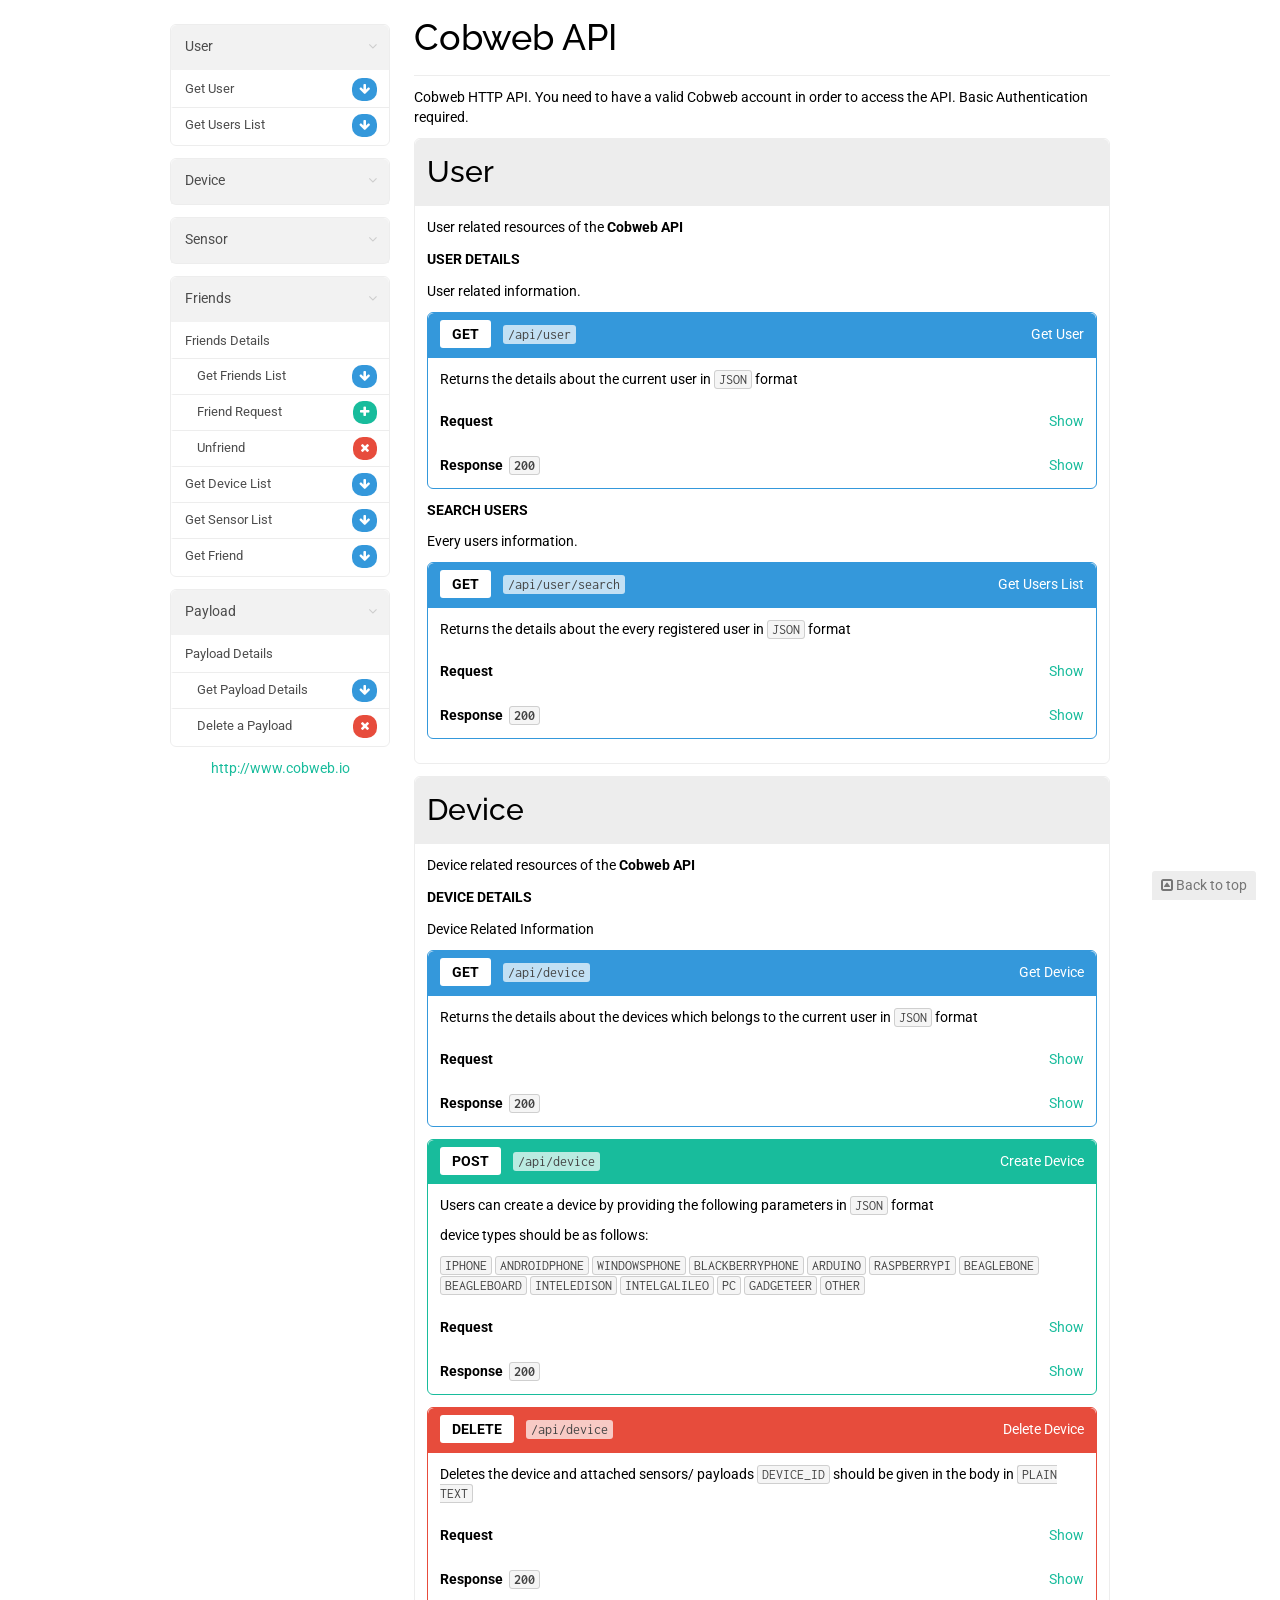
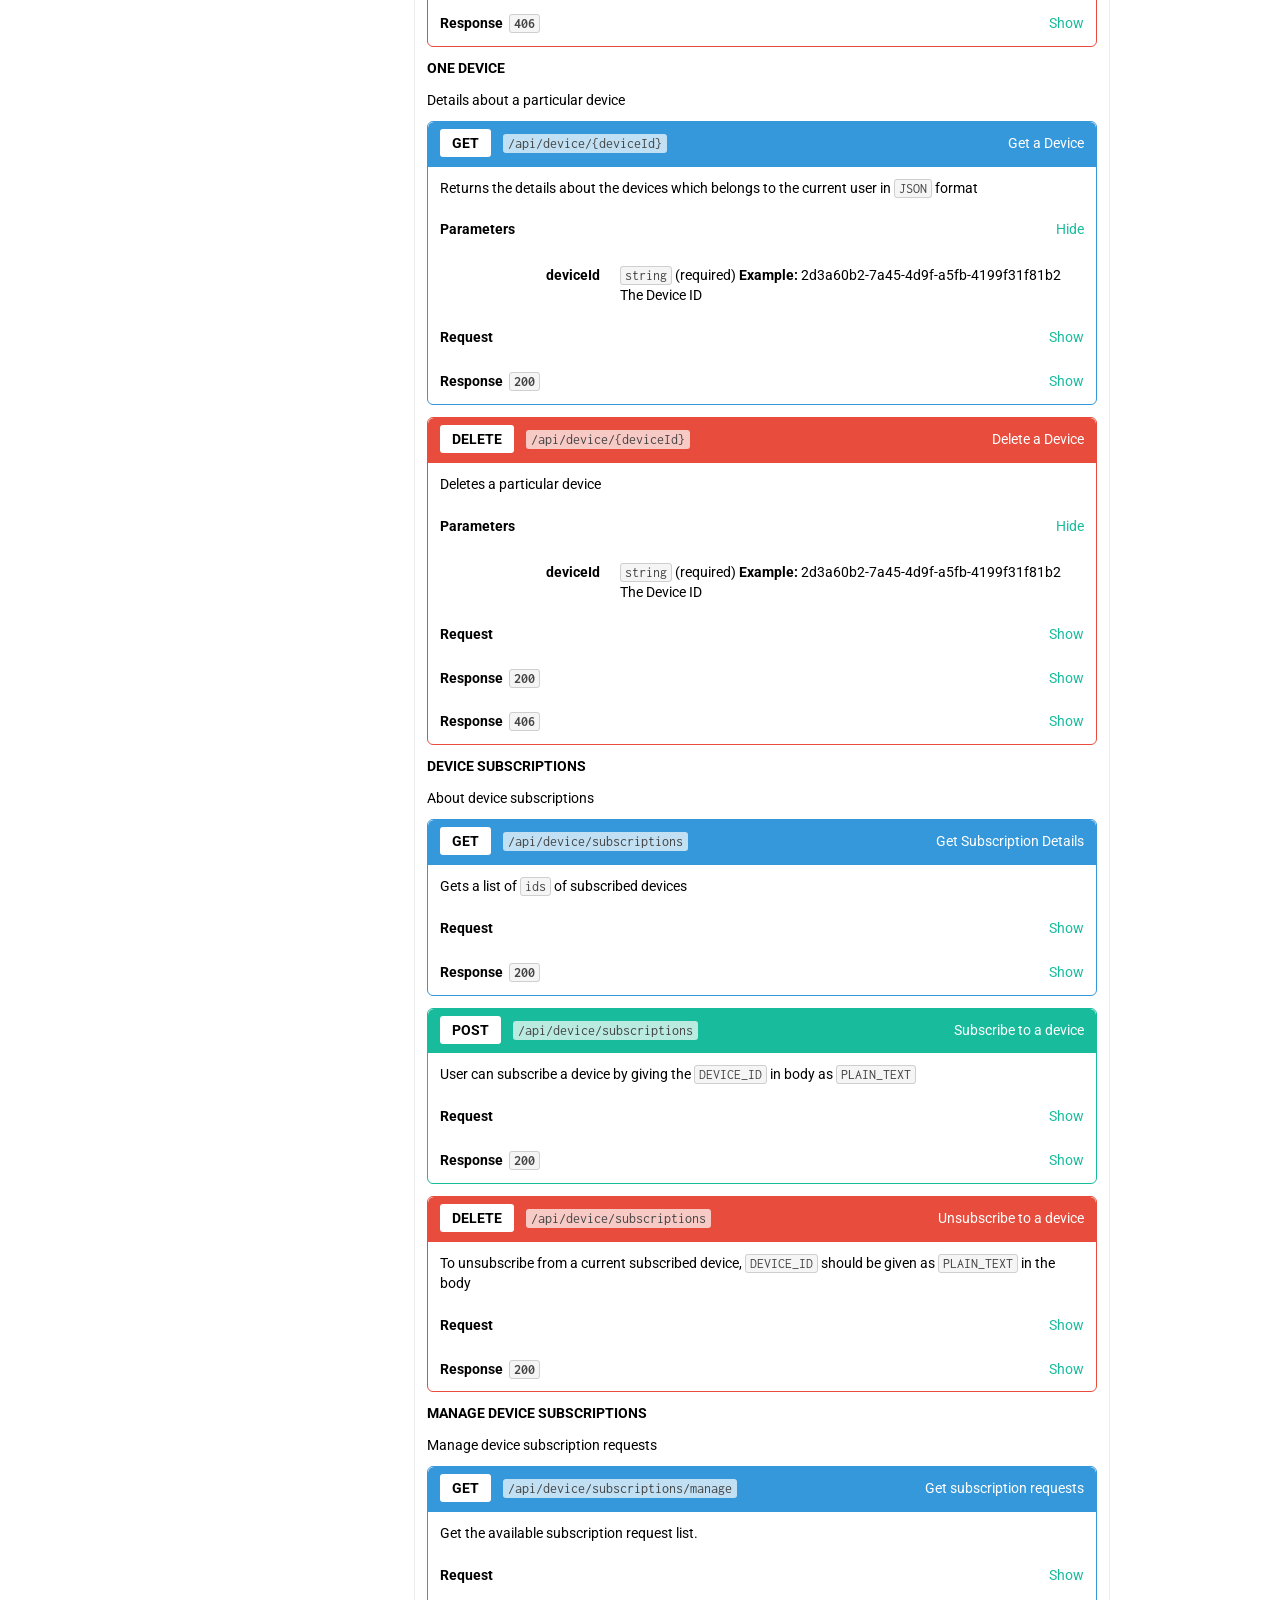
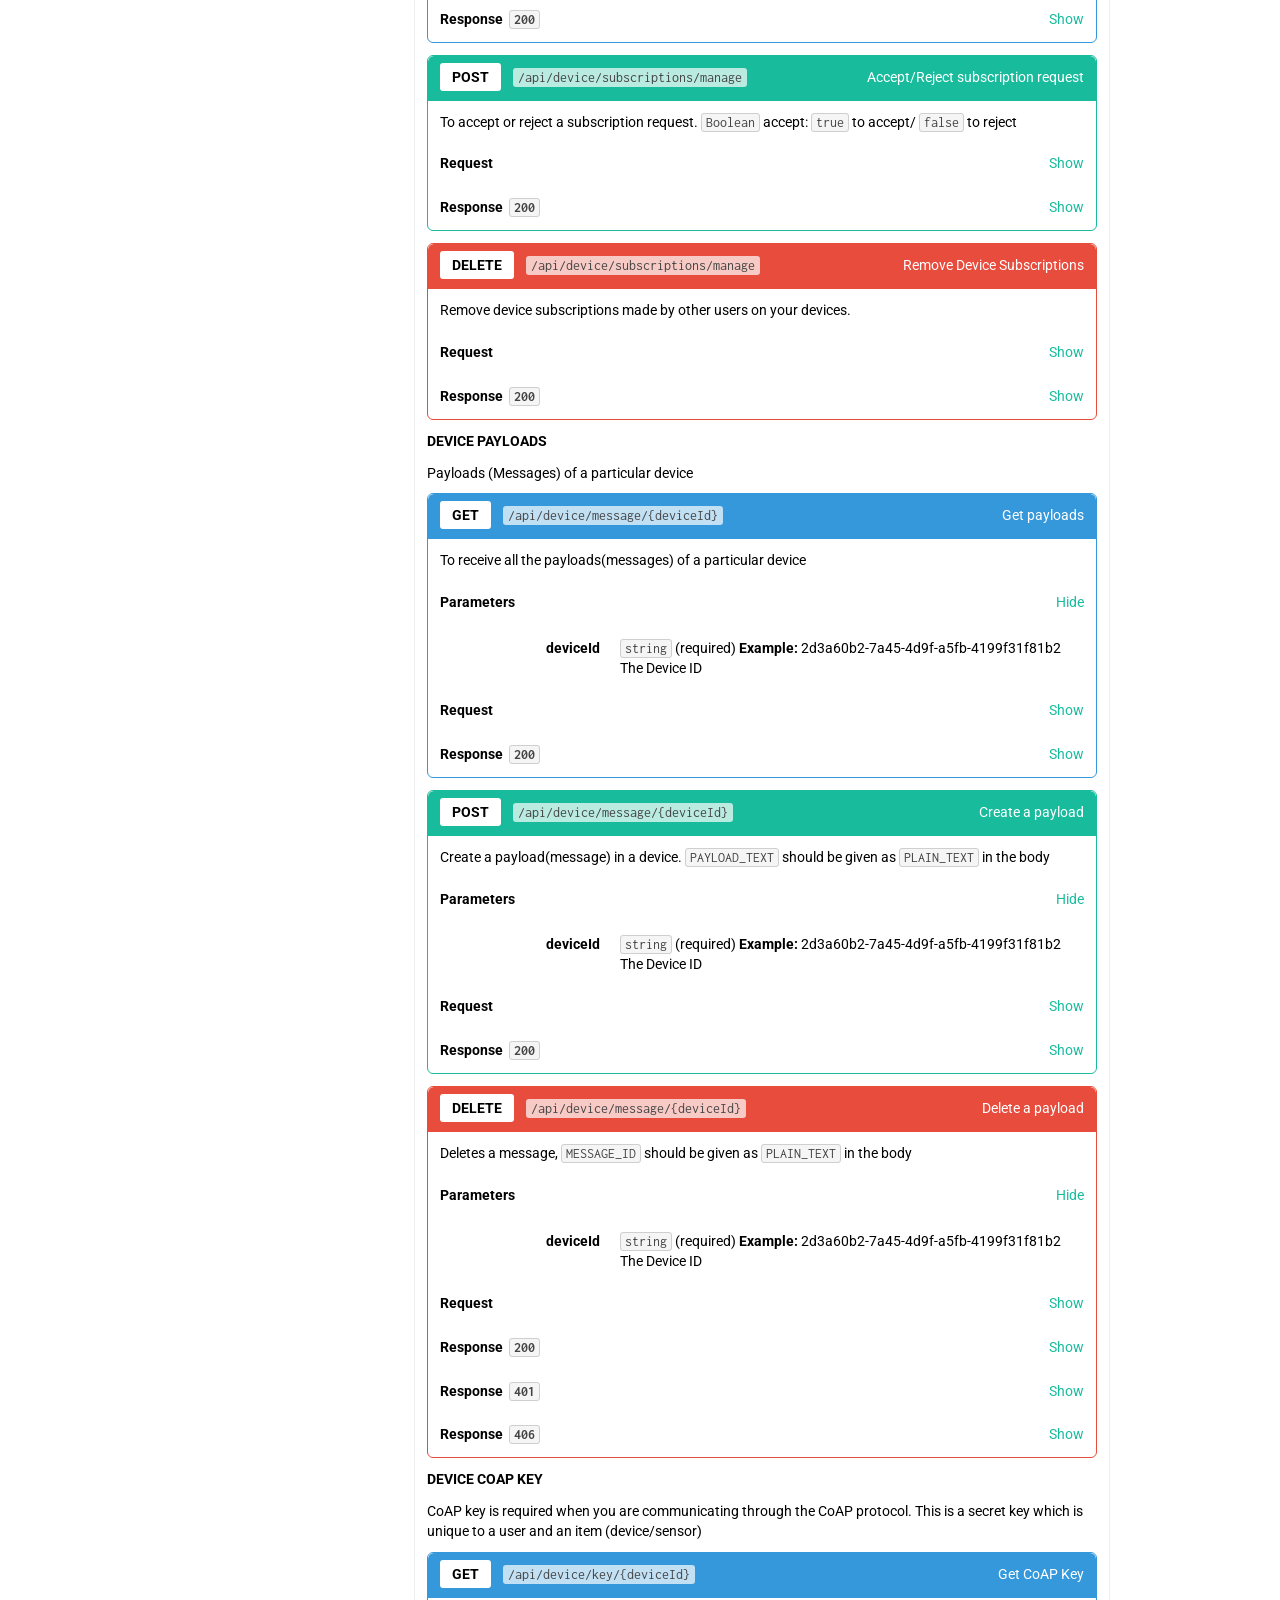
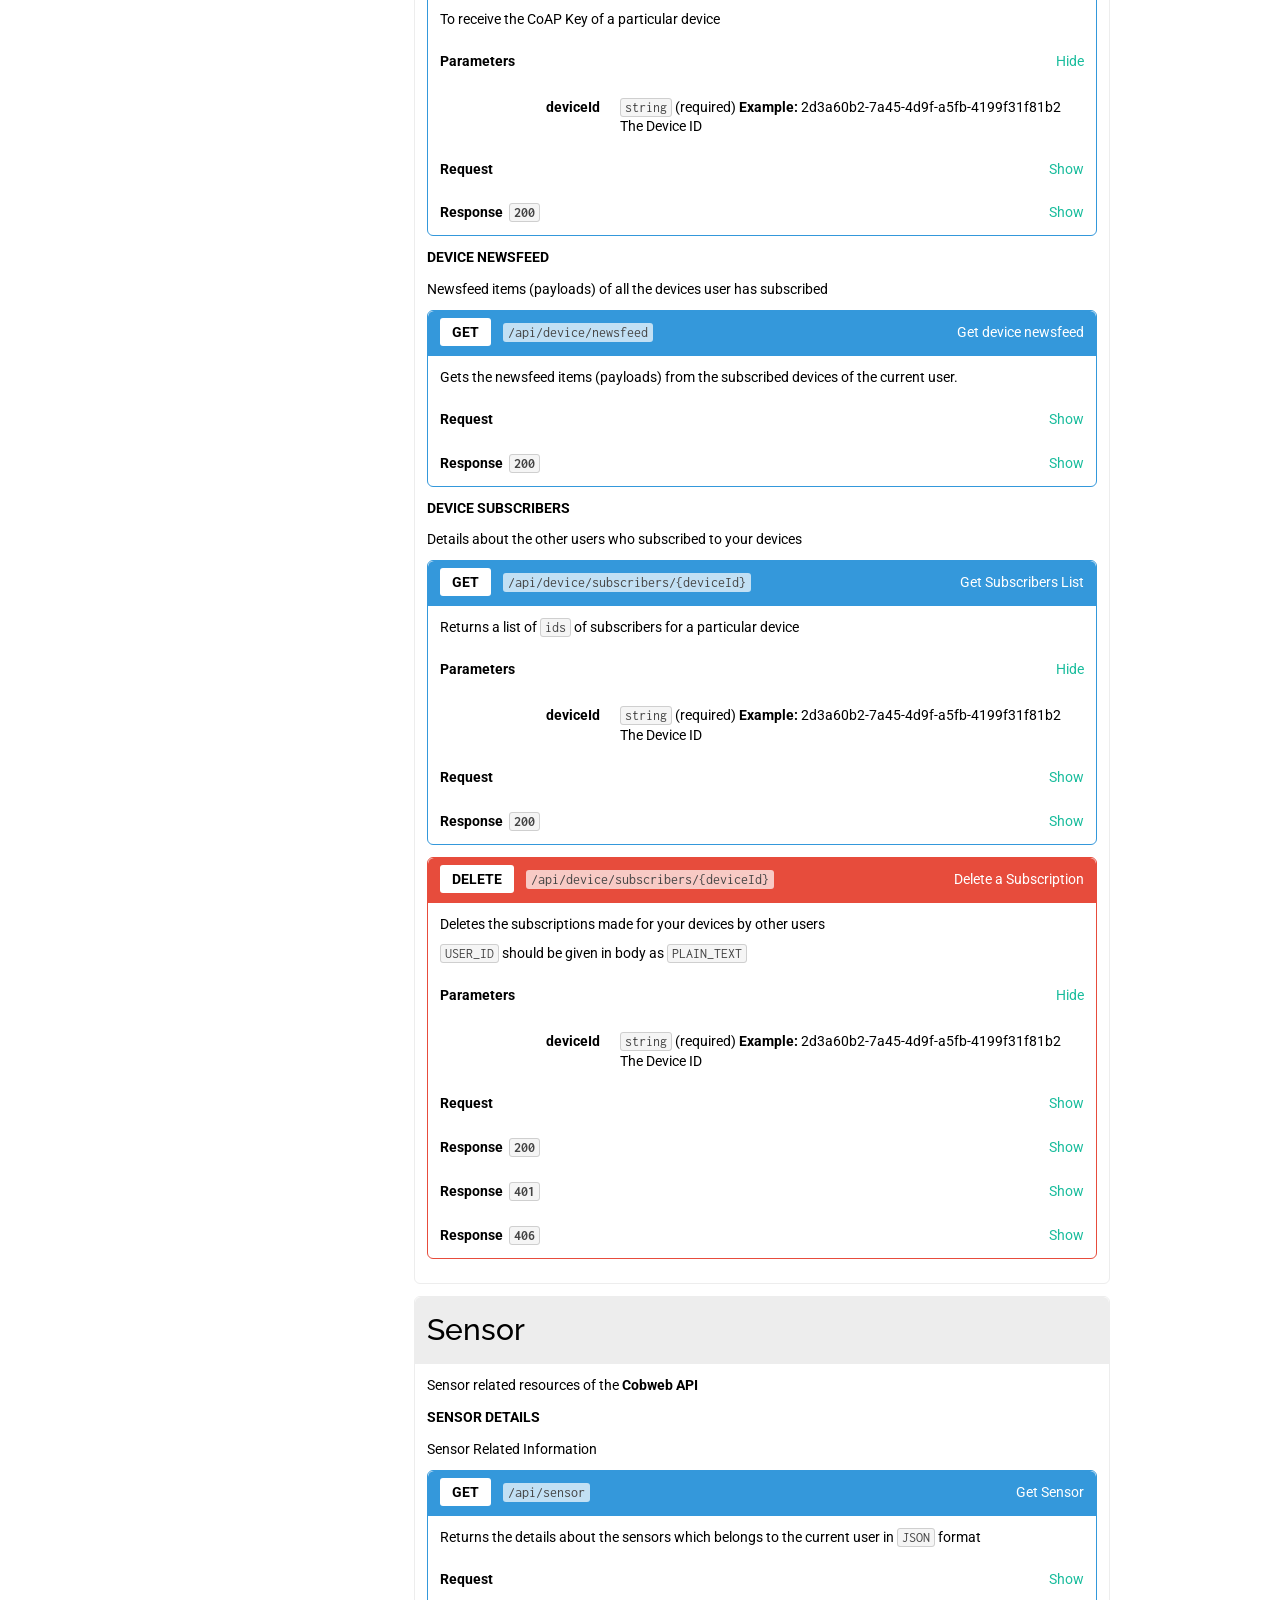
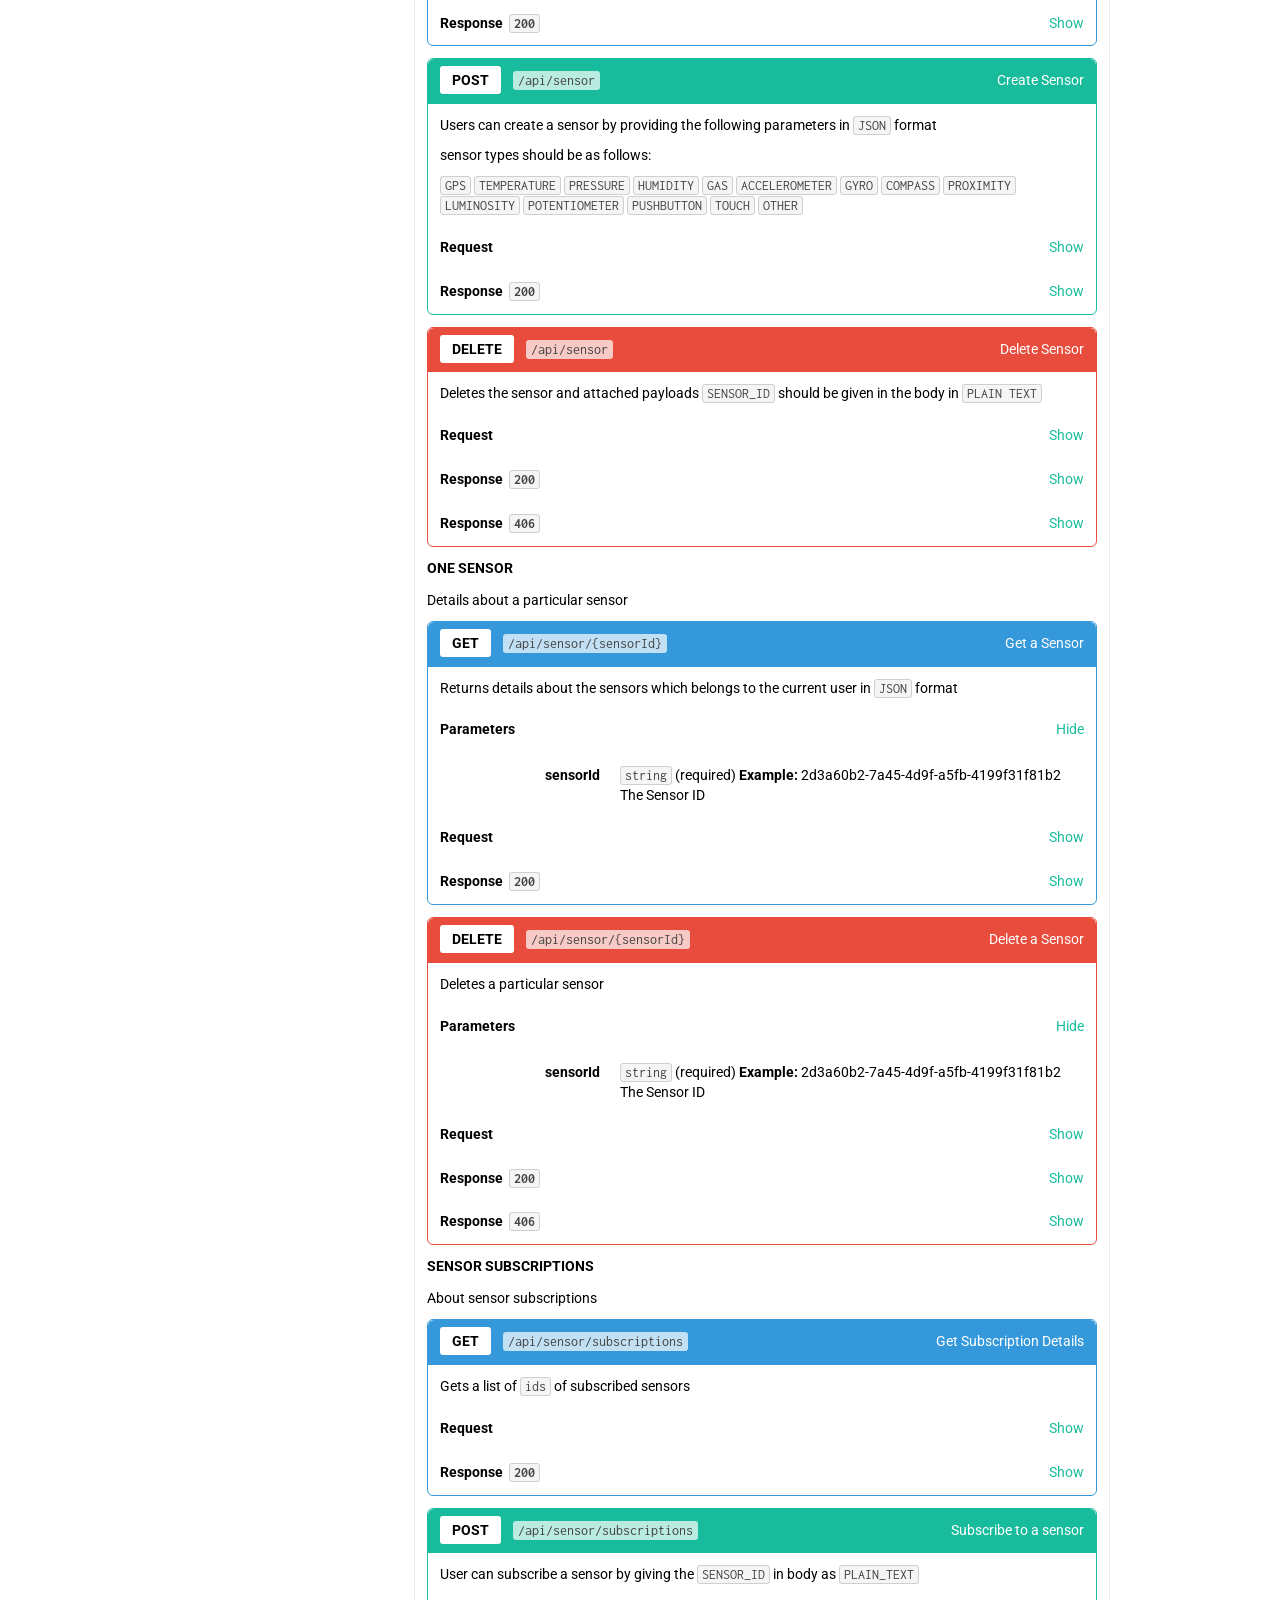
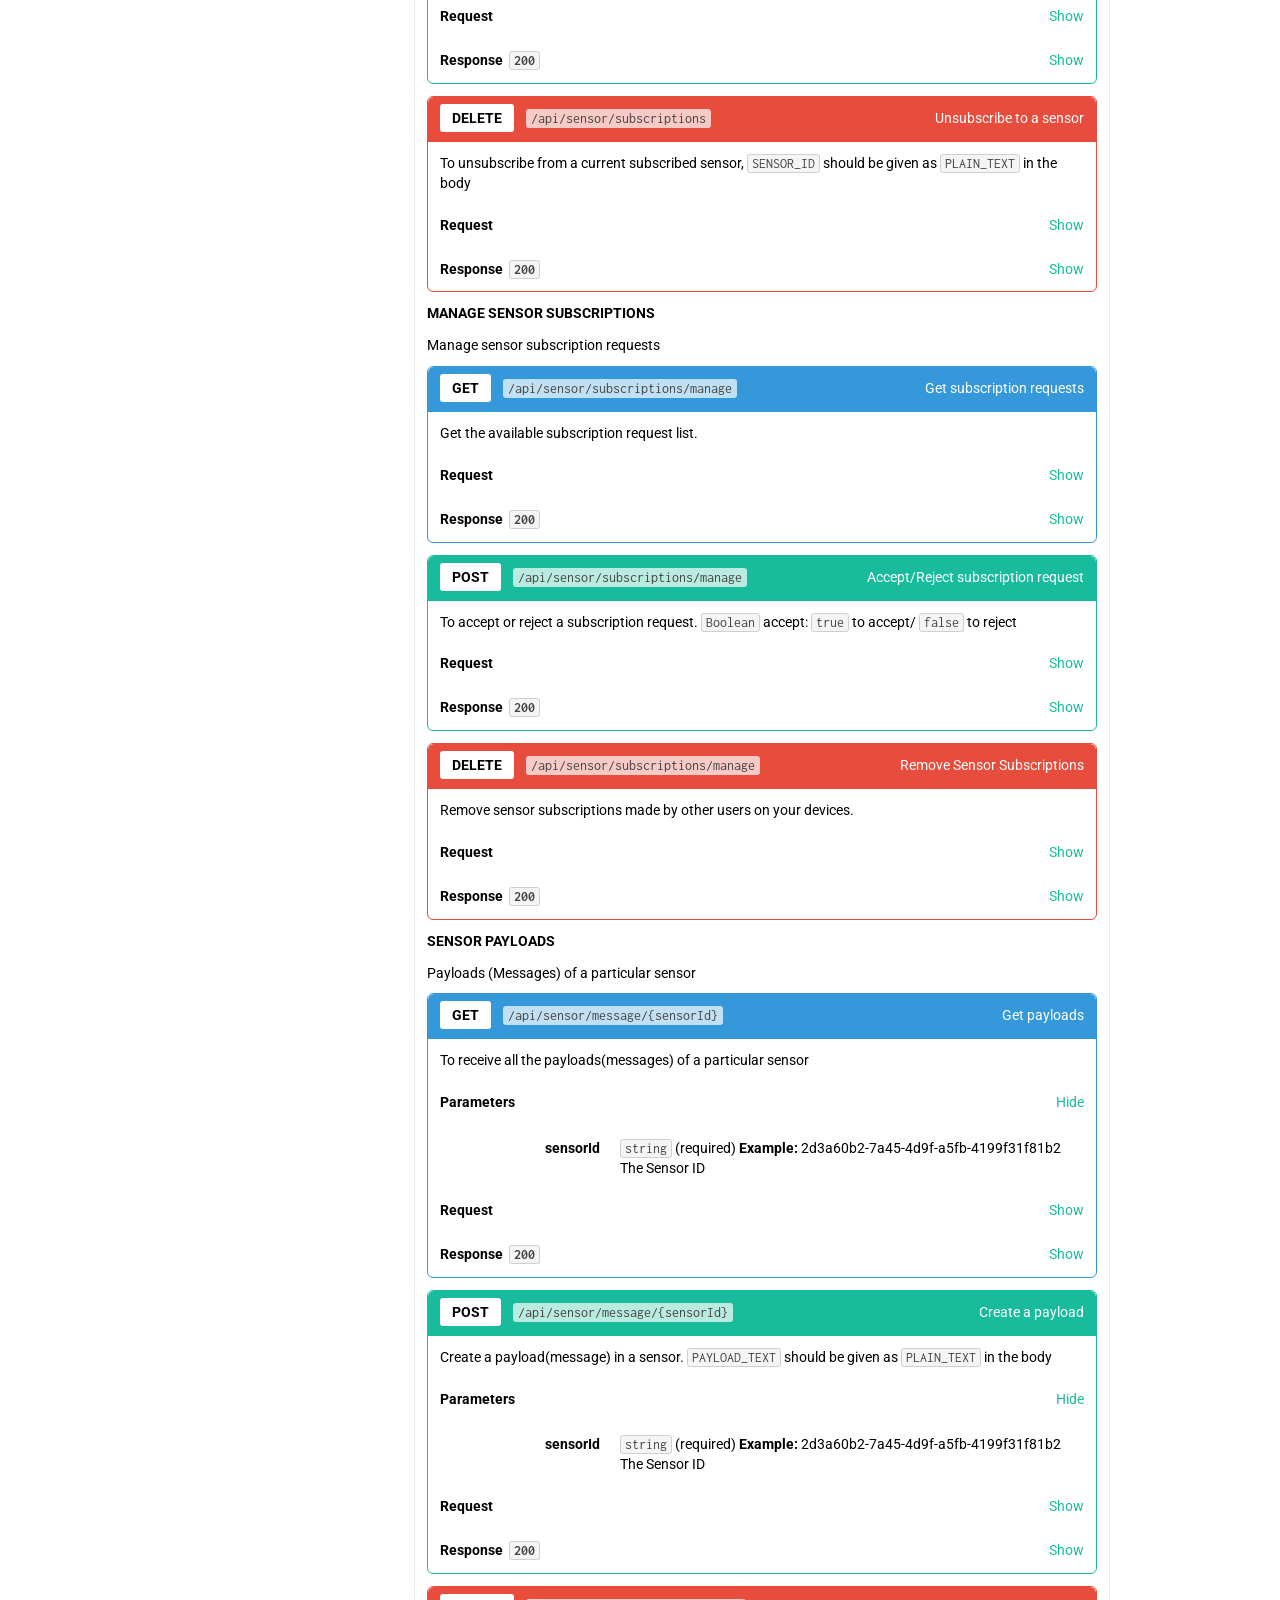
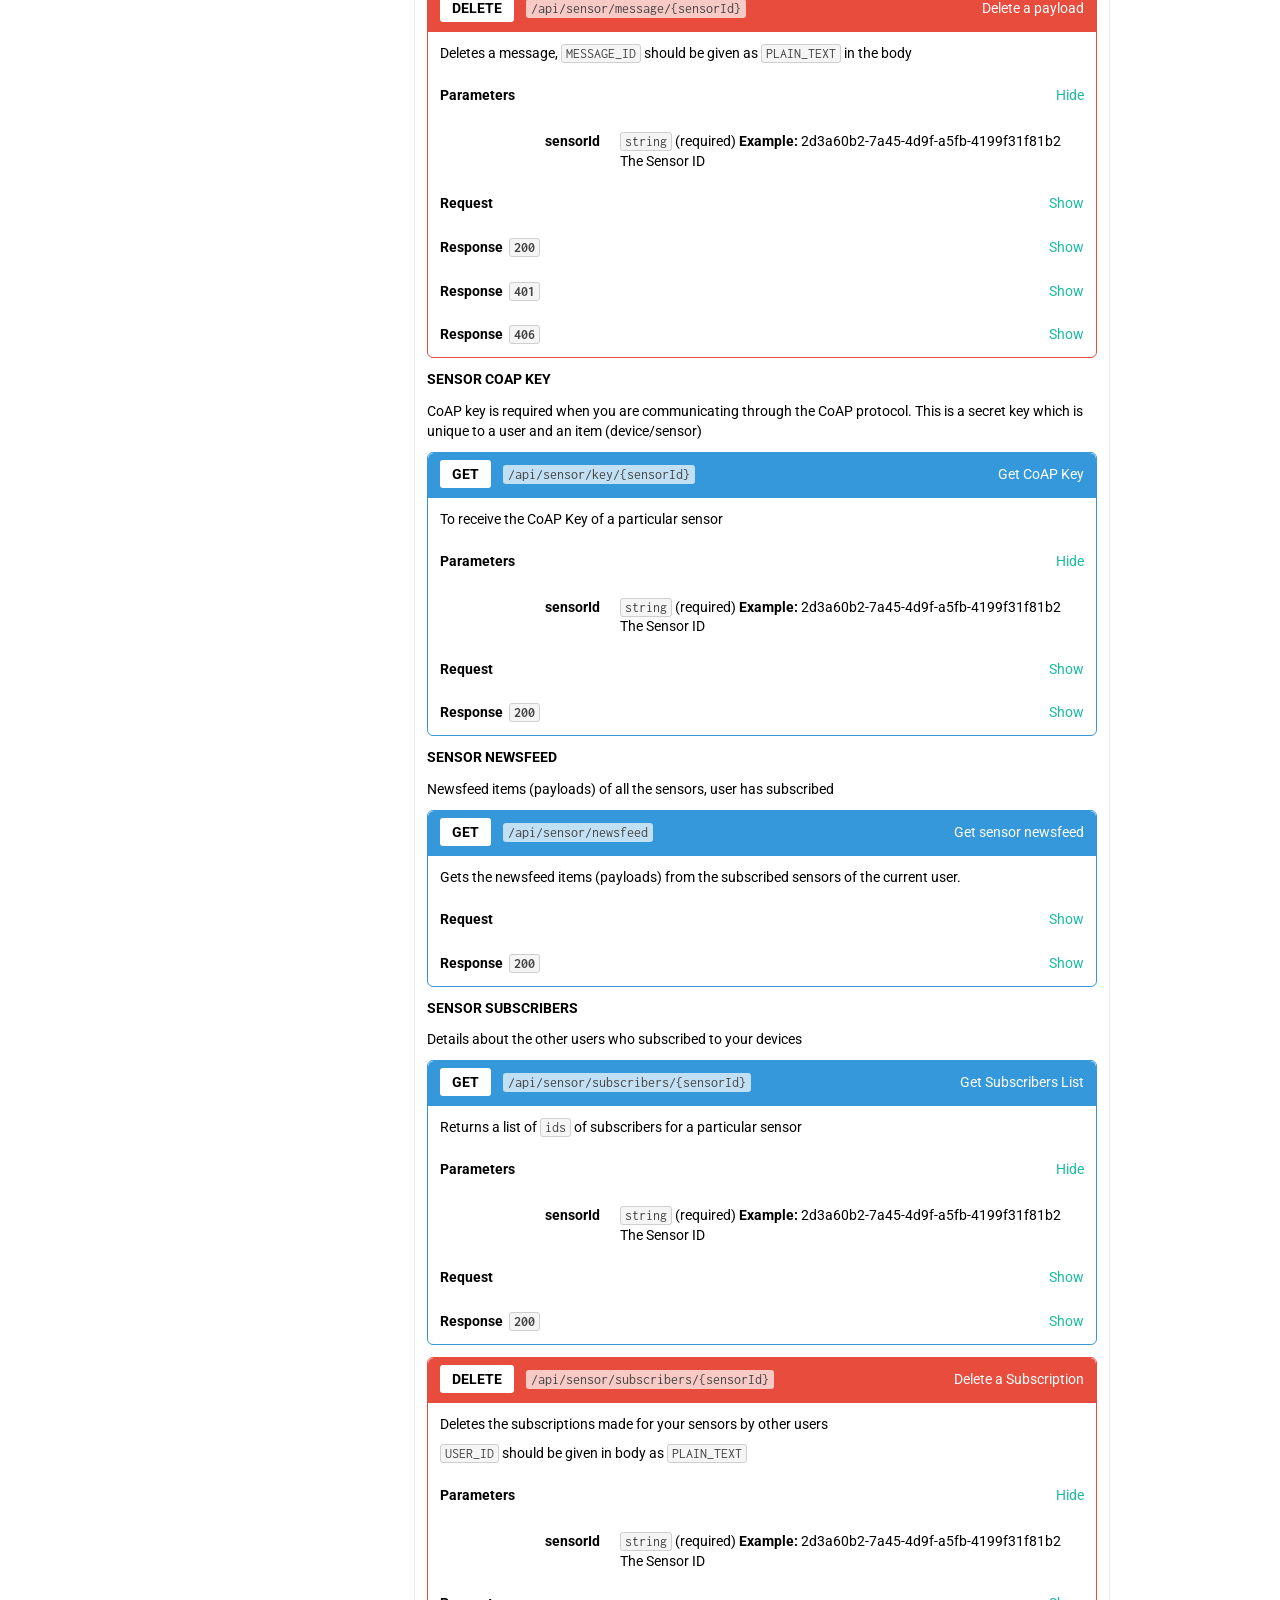
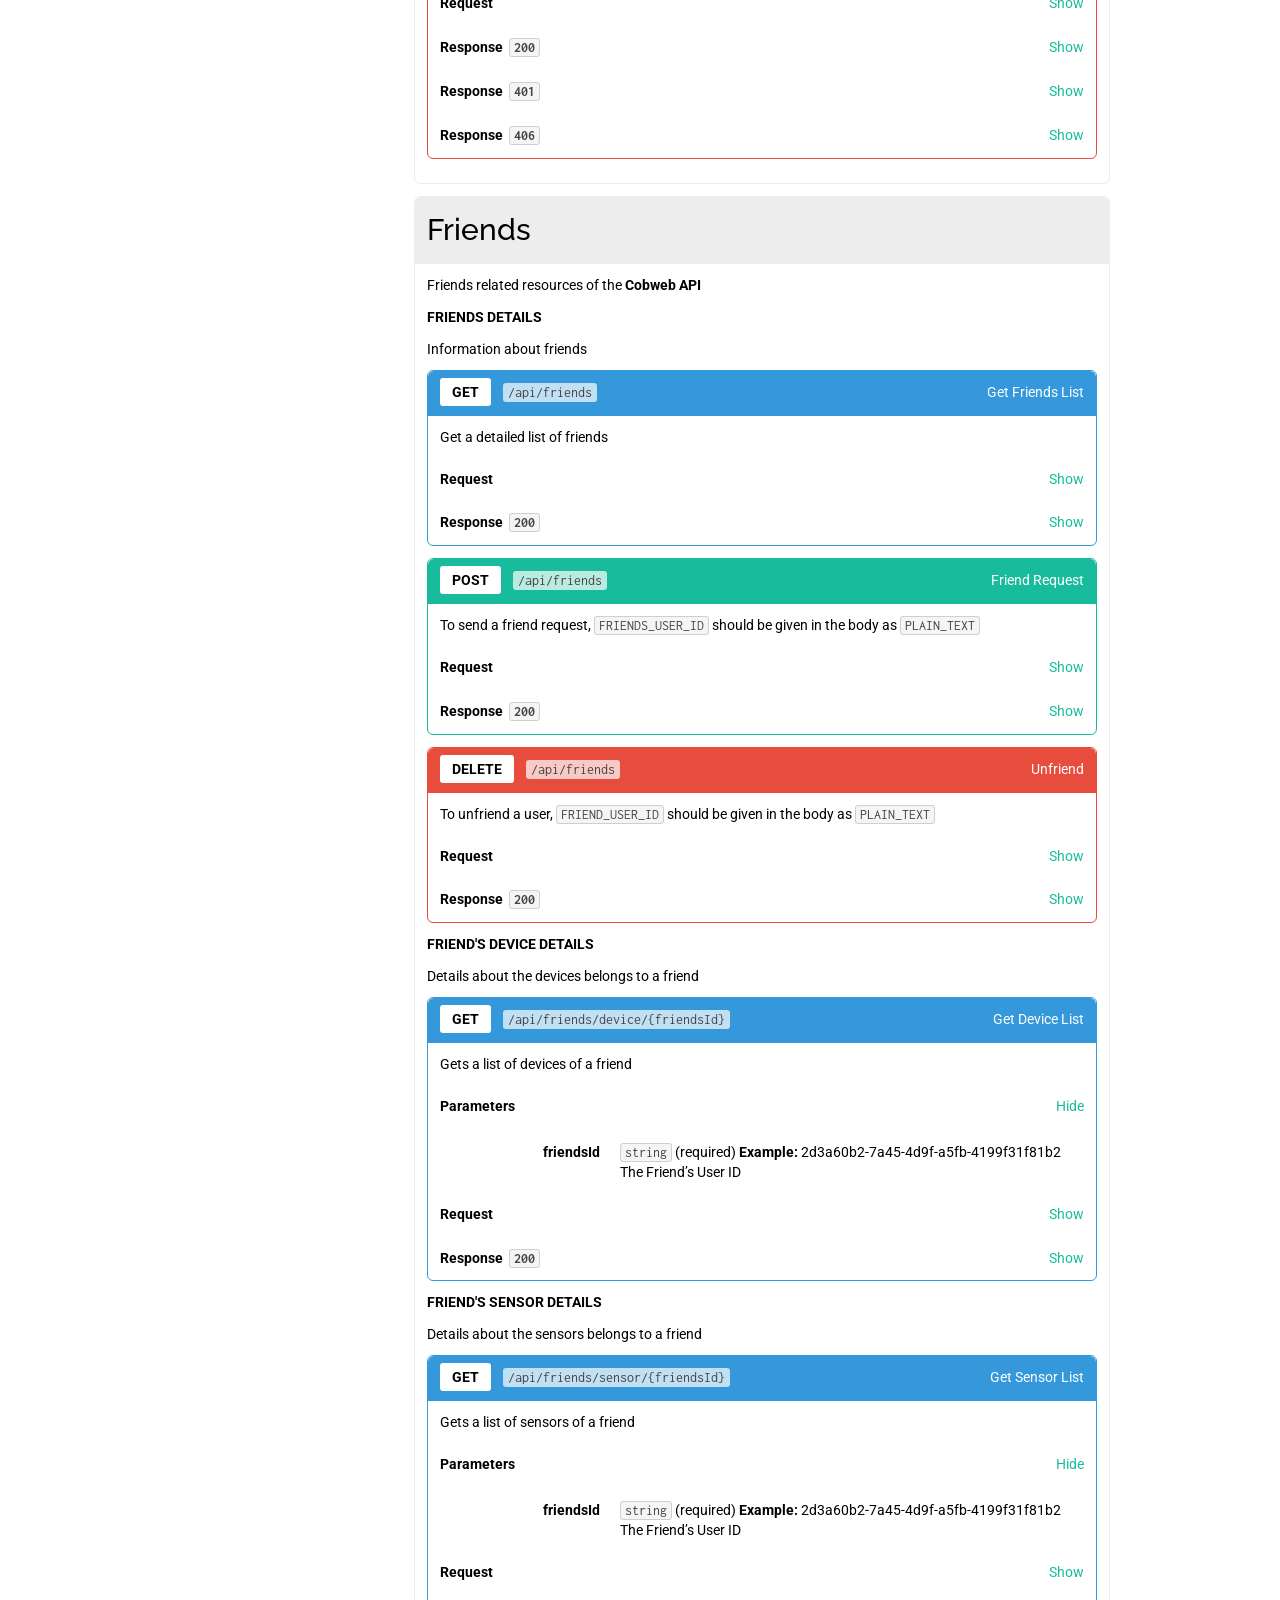
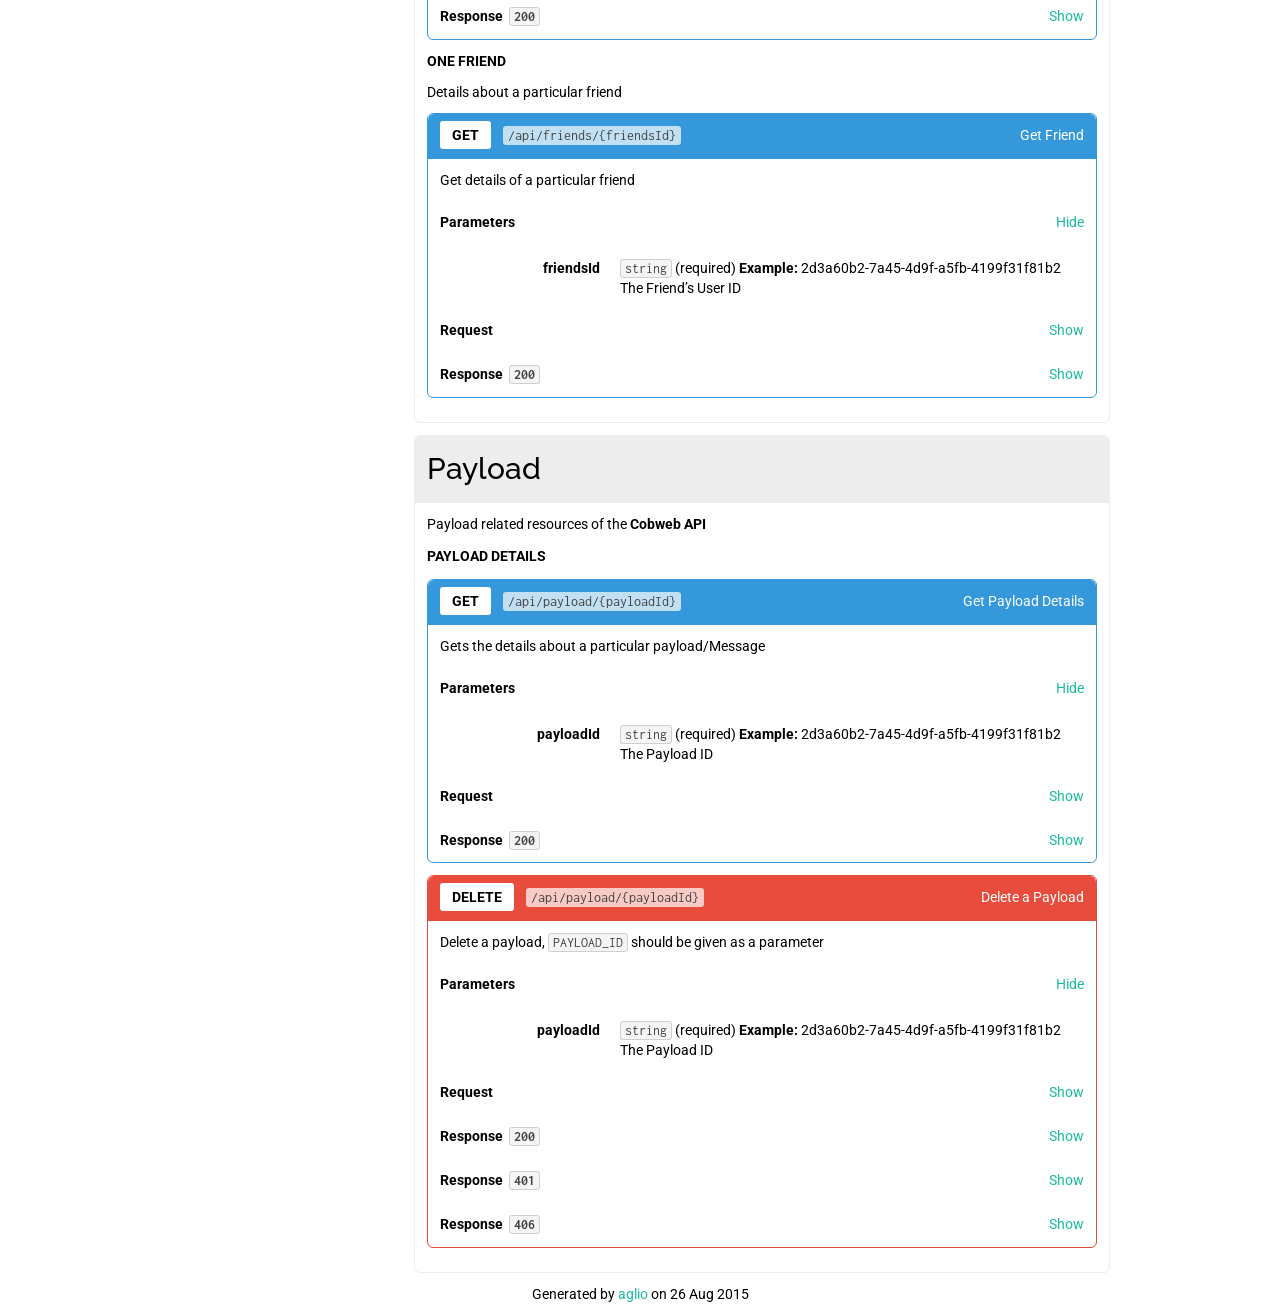
<file: WebContent/web-anon/cobwebapi.html>
<!--
# Copyright  (c) 2015-2016, Cobweb IO (http://www.cobweb.io) All Rights Reserved.
#   
# Cobweb IO licences this file to you under the Apache License, Version 2.0 (the "License");
# you may not use this file except in compliance with the License.
# You may obtain a copy of the License at
# 
#   http://www.apache.org/licenses/LICENSE-2.0
# 
# Unless required by applicable law or agreed to in writing, software
# distributed under the License is distributed on an "AS IS" BASIS,
# WITHOUT WARRANTIES OR CONDITIONS OF ANY KIND, either express or implied.
# See the License for the specific language governing permissions and
# limitations under the License.
-->
<!DOCTYPE html><html><head><meta charset="utf-8"><title>Cobweb IO HTTP API - A Social Network for Internet of Things</title><meta name="Description" content="Cobweb IO - A Social Network for Internet of Things. Cobweb is designed to be used by makers, DIY artists, hobbyists and device manufacturers, not only that, it is targeted for all of us out there who use smart devices. It is a cloud platform designed to accommodate all the devices using industry level communication protocols, such as mqtt, coap and http."><meta name="Keywords" content="IoT, Internet of Things, Social, Cloud, Social IoT, Social Internet of Things, Cobweb IO, Cobweb, mqtt, coap, Social Network of Things, m2m"><link rel="icon" type="image/png" href="../img/favicon.ico" /><link rel="stylesheet" href="https://maxcdn.bootstrapcdn.com/font-awesome/4.3.0/css/font-awesome.min.css"><style>@import url(http://fonts.googleapis.com/css?family=Roboto:400,700|Inconsolata|Raleway:200);@import url(http://fonts.googleapis.com/css?family=Roboto:400,700|Inconsolata|Raleway:200);.hljs-comment,.hljs-title{color:#8e908c}.hljs-variable, .hljs-attribute, .hljs-tag, .hljs-regexp, .ruby .hljs-constant, .xml .hljs-tag .hljs-title, .xml .hljs-pi, .xml .hljs-doctype, .html .hljs-doctype, .css .hljs-id, .css .hljs-class, .css .hljs-pseudo{color:#c82829}.hljs-number,.hljs-preprocessor,.hljs-pragma,.hljs-built_in,.hljs-literal,.hljs-params,.hljs-constant{color:#f5871f}.ruby .hljs-class .hljs-title, .css .hljs-rules .hljs-attribute{color:#eab700}.hljs-string, .hljs-value, .hljs-inheritance, .hljs-header, .ruby .hljs-symbol, .xml .hljs-cdata{color:#718c00}.css .hljs-hexcolor{color:#3e999f}.hljs-function, .python .hljs-decorator, .python .hljs-title, .ruby .hljs-function .hljs-title, .ruby .hljs-title .hljs-keyword, .perl .hljs-sub, .javascript .hljs-title, .coffeescript .hljs-title{color:#4271ae}.hljs-keyword, .javascript .hljs-function{color:#8959a8}.hljs{display:block;background:white;color:#4d4d4c;padding: .5em}.coffeescript .javascript, .javascript .xml, .tex .hljs-formula, .xml .javascript, .xml .vbscript, .xml .css, .xml .hljs-cdata{opacity: .5}body{color:black;background:white;font-family:'Roboto',Helvetica,sans-serif;font-size:14px;line-height:1.42}header{border-bottom:1px solid #ededed;margin-bottom:12px}h1,h2,h3,h4,h5{color:black;margin:12px 0}h1 .permalink, h2 .permalink, h3 .permalink, h4 .permalink, h5 .permalink{margin-left:6px;opacity:0;transition:opacity .25s ease}h1:hover .permalink, h2:hover .permalink, h3:hover .permalink, h4:hover .permalink, h5:hover .permalink{opacity:1}h1{font-family:'Raleway',Helvetica,sans-serif;font-size:36px;font-weight:500}h2{font-family:'Raleway',Helvetica,sans-serif;font-size:30px;font-weight:500}h3{font-size:100%;text-transform:uppercase}h5{font-size:100%;font-weight:normal}p{margin:0 0 10px}p.choices{line-height:1.6}a{color:#18bc9c;text-decoration:none}li p{margin:0}dl dt{float:left;width:160px;clear:left;text-align:right;overflow:hidden;text-overflow:ellipsis;white-space:nowrap;font-weight:700}dl dd{margin-left:180px}blockquote{color:rgba(0, 0, 0, 0.5);font-size:15.5px;padding:10px 20px;margin:12px 0;border-left:5px solid #e8e8e8}blockquote p:last-child{margin-bottom:0}pre{background-color:#f5f5f5;padding:12px;border:1px solid #cfcfcf;border-radius:6px;overflow:auto}pre code{background-color:transparent;padding:0;border:none}code{color:#444;background-color:#f5f5f5;font-family:'Inconsolata',monospace;padding:1px 4px;border:1px solid #cfcfcf;border-radius:3px}ul,ol{padding-left:2em}table{border-collapse:collapse;border-spacing:0;margin-bottom:12px}table tr:nth-child(2n){background-color:#fafafa}table th, table td{padding:6px 12px;border:1px solid #ededed}.note,.warning{padding: .3em 1em;margin:1em 0;border-radius:2px;font-size:90%}.note h1, .warning h1, .note h2, .warning h2, .note h3, .warning h3, .note h4, .warning h4, .note h5, .warning h5, .note h6, .warning h6{font-family:'Raleway',Helvetica,sans-serif;font-size:135%;font-weight:500}.note p, .warning p{margin: .5em 0}.note{color:black;background-color:#eff7fc;border-left:4px solid #3498db}.note h1, .note h2, .note h3, .note h4, .note h5, .note h6{color:#3498db}.warning{color:black;background-color:#fcf0ef;border-left:4px solid #d62c1a}.warning h1, .warning h2, .warning h3, .warning h4, .warning h5, .warning h6{color:#d62c1a}nav{position:fixed;top:24px;bottom:0;overflow-y:auto}nav .resource-group{padding:0}nav .resource-group .heading{position:relative}nav .resource-group .heading .chevron{position:absolute;top:12px;right:12px;opacity: .5}nav .resource-group .heading a{display:block;color:black;opacity: .7;border-left:2px solid transparent;margin:0}nav .resource-group .heading a:hover{border-left:2px solid black}nav ul{list-style-type:none;padding-left:0}nav ul a{display:block;font-size:13px;color:rgba(0, 0, 0, 0.7);padding:8px 12px;border-top:1px solid #ededed;border-left:2px solid transparent;overflow:hidden;text-overflow:ellipsis;white-space:nowrap}nav ul a:hover{border-left:2px solid black}nav ul>li{margin:0}nav ul>li:first-child{margin-top:-12px}nav ul>li:last-child{margin-bottom:-12px}nav ul ul a{padding-left:24px}nav ul ul li{margin:0}nav ul ul li:first-child{margin-top:0}nav ul ul li:last-child{margin-bottom:0}nav>div>div>ul>li:first-child>a{border-top:none}.preload *{transition:none !important}.pull-left{float:left}.pull-right{float:right}.badge{display:inline-block;float:right;min-width:10px;min-height:14px;padding:3px 7px;font-size:12px;color:#000;background-color:#ededed;border-radius:10px;margin-top:-2px;margin-bottom:-2px}.badge.get{color:white;background-color:#3498db}.badge.head{color:white;background-color:#3498db}.badge.options{color:white;background-color:#3498db}.badge.put{color:white;background-color:#f39c12}.badge.patch{color:white;background-color:#f39c12}.badge.post{color:white;background-color:#18bc9c}.badge.delete{color:white;background-color:#e74c3c}.collapse-button{float:right}.collapse-button .close{display:none;color:#18bc9c;cursor:pointer}.collapse-button .open{color:#18bc9c;cursor:pointer}.collapse-button.show .close{display:inline}.collapse-button.show .open{display:none}.collapse-content{max-height:0;overflow:hidden;transition:max-height .3s ease-in-out}nav{width:220px}.container{max-width:940px;margin-left:auto;margin-right:auto}.container .row .content{margin-left:244px;width:696px}.container .row:after{content:'';display:block;clear:both}.container-fluid nav{width:22%}.container-fluid .row .content{margin-left:24%;width:76%}@media (max-width:1200px){nav{width:200px}.container{max-width:840px}.container .row .content{margin-left:224px;width:606px}}@media (max-width:992px){nav{width:170px}.container{max-width:720px}.container .row .content{margin-left:194px;width:526px}}@media (max-width:768px){nav{display:none}.container{width:95%;max-width:none}.container .row .content, .container-fluid .row .content{margin-left:auto;margin-right:auto;width:95%}}.back-to-top{position:fixed;z-index:1;bottom:0;right:24px;padding:4px 8px;color:rgba(0, 0, 0, 0.5);background-color:#ededed;text-decoration:none !important;border-top:1px solid #ededed;border-left:1px solid #ededed;border-right:1px solid #ededed;border-top-left-radius:3px;border-top-right-radius:3px}.resource-group{padding:12px;margin-bottom:12px;background-color:white;border:1px solid #ededed;border-radius:6px}.resource-group h2.group-heading, .resource-group .heading a{padding:12px;margin:-12px -12px 12px -12px;background-color:#ededed;border-bottom:1px solid #ededed;border-top-left-radius:6px;border-top-right-radius:6px;white-space:nowrap;text-overflow:ellipsis;overflow:hidden}nav .resource-group .heading a{margin-bottom:0}nav .resource-group .collapse-content{padding:0}.action{margin-bottom:12px;padding:12px 12px 0 12px;overflow:hidden;border:1px solid transparent;border-radius:6px}.action h4.action-heading{padding:12px;margin:-12px -12px 12px -12px;border-bottom:1px solid transparent;border-top-left-radius:6px;border-top-right-radius:6px;white-space:nowrap;text-overflow:ellipsis;overflow:hidden}.action h4.action-heading .name{float:right;font-weight:normal}.action h4.action-heading .method{padding:6px 12px;margin-right:12px;border-radius:3px}.action h4.action-heading .method.get{color:#000;background-color:white}.action h4.action-heading .method.head{color:#000;background-color:white}.action h4.action-heading .method.options{color:#000;background-color:white}.action h4.action-heading .method.put{color:#000;background-color:white}.action h4.action-heading .method.patch{color:#000;background-color:white}.action h4.action-heading .method.post{color:#000;background-color:white}.action h4.action-heading .method.delete{color:#000;background-color:white}.action h4.action-heading code{color:#444;background-color:rgba(255, 255, 255, 0.7);border-color:transparent;font-weight:normal}.action dl.inner{padding-bottom:2px}.action .title{border-bottom:1px solid white;margin:0 -12px -1px -12px;padding:12px}.action.get{border-color:#3498db}.action.get h4.action-heading{color:white;background:#3498db;border-bottom-color:#3498db}.action.head{border-color:#3498db}.action.head h4.action-heading{color:white;background:#3498db;border-bottom-color:#3498db}.action.options{border-color:#3498db}.action.options h4.action-heading{color:white;background:#3498db;border-bottom-color:#3498db}.action.post{border-color:#18bc9c}.action.post h4.action-heading{color:white;background:#18bc9c;border-bottom-color:#18bc9c}.action.put{border-color:#f39c12}.action.put h4.action-heading{color:white;background:#f39c12;border-bottom-color:#f39c12}.action.patch{border-color:#f39c12}.action.patch h4.action-heading{color:white;background:#f39c12;border-bottom-color:#f39c12}.action.delete{border-color:#e74c3c}.action.delete h4.action-heading{color:white;background:#e74c3c;border-bottom-color:#e74c3c}.hljs-comment,.hljs-title{color:#8e908c}.hljs-variable, .hljs-attribute, .hljs-tag, .hljs-regexp, .ruby .hljs-constant, .xml .hljs-tag .hljs-title, .xml .hljs-pi, .xml .hljs-doctype, .html .hljs-doctype, .css .hljs-id, .css .hljs-class, .css .hljs-pseudo{color:#c82829}.hljs-number,.hljs-preprocessor,.hljs-pragma,.hljs-built_in,.hljs-literal,.hljs-params,.hljs-constant{color:#f5871f}.ruby .hljs-class .hljs-title, .css .hljs-rules .hljs-attribute{color:#eab700}.hljs-string, .hljs-value, .hljs-inheritance, .hljs-header, .ruby .hljs-symbol, .xml .hljs-cdata{color:#718c00}.css .hljs-hexcolor{color:#3e999f}.hljs-function, .python .hljs-decorator, .python .hljs-title, .ruby .hljs-function .hljs-title, .ruby .hljs-title .hljs-keyword, .perl .hljs-sub, .javascript .hljs-title, .coffeescript .hljs-title{color:#4271ae}.hljs-keyword, .javascript .hljs-function{color:#8959a8}.hljs{display:block;background:white;color:#4d4d4c;padding: .5em}.coffeescript .javascript, .javascript .xml, .tex .hljs-formula, .xml .javascript, .xml .vbscript, .xml .css, .xml .hljs-cdata{opacity: .5}</style></head><body class="preload"><a href="#top" class="text-muted back-to-top"><i class="fa fa-toggle-up"></i>&nbsp;Back to top</a> <script>(function(i,s,o,g,r,a,m){i['GoogleAnalyticsObject']=r;i[r]=i[r]||function(){(i[r].q=i[r].q||[]).push(arguments)},i[r].l=1*new Date();a=s.createElement(o),m=s.getElementsByTagName(o)[0];a.async=1;a.src=g;m.parentNode.insertBefore(a,m)})(window,document,'script','//www.google-analytics.com/analytics.js','ga');ga('create','UA-67473058-1','auto');ga('send','pageview');</script> <script type="text/javascript">var _paq=_paq||[];_paq.push(['trackPageView']);_paq.push(['enableLinkTracking']);(function(){var u="//130.211.242.208/";_paq.push(['setTrackerUrl',u+'piwik.php']);_paq.push(['setSiteId',1]);var d=document,g=d.createElement('script'),s=d.getElementsByTagName('script')[0];g.type='text/javascript';g.async=true;g.defer=true;g.src=u+'piwik.js';s.parentNode.insertBefore(g,s);})();</script> <noscript><p><img src="//130.211.242.208/piwik.php?idsite=1" style="border:0;" alt="" /></p> </noscript><div class="container"><div class="row"> <nav><div class="resource-group"><div class="heading"><div class="chevron"><i class="open fa fa-angle-down"></i></div><a href="#user">User</a></div><div class="collapse-content"><ul><li><a href="#user-user-details-get"><span class="badge get"><i class="fa fa-arrow-down"></i></span>Get User</a></li><li><a href="#user-search-users-get"><span class="badge get"><i class="fa fa-arrow-down"></i></span>Get Users List</a></li></ul></div></div><div class="resource-group"><div class="heading"><div class="chevron"><i class="open fa fa-angle-down"></i></div><a href="#device">Device</a></div><div class="collapse-content"><ul><li><a href="#device-device-details">Device Details</a><ul><li><a href="#device-device-details-get"><span class="badge get"><i class="fa fa-arrow-down"></i></span>Get Device</a></li><li><a href="#device-device-details-post"><span class="badge post"><i class="fa fa-plus"></i></span>Create Device</a></li><li><a href="#device-device-details-delete"><span class="badge delete"><i class="fa fa-times"></i></span>Delete Device</a></li></ul></li><li><a href="#device-one-device">One Device</a><ul><li><a href="#device-one-device-get"><span class="badge get"><i class="fa fa-arrow-down"></i></span>Get a Device</a></li><li><a href="#device-one-device-delete"><span class="badge delete"><i class="fa fa-times"></i></span>Delete a Device</a></li></ul></li><li><a href="#device-device-subscriptions">Device Subscriptions</a><ul><li><a href="#device-device-subscriptions-get"><span class="badge get"><i class="fa fa-arrow-down"></i></span>Get Subscription Details</a></li><li><a href="#device-device-subscriptions-post"><span class="badge post"><i class="fa fa-plus"></i></span>Subscribe to a device</a></li><li><a href="#device-device-subscriptions-delete"><span class="badge delete"><i class="fa fa-times"></i></span>Unsubscribe to a device</a></li></ul></li><li><a href="#device-manage-device-subscriptions">Manage Device Subscriptions</a><ul><li><a href="#device-manage-device-subscriptions-get"><span class="badge get"><i class="fa fa-arrow-down"></i></span>Get subscription requests</a></li><li><a href="#device-manage-device-subscriptions-post"><span class="badge post"><i class="fa fa-plus"></i></span>Accept/Reject subscription request</a></li><li><a href="#device-manage-device-subscriptions-delete"><span class="badge delete"><i class="fa fa-times"></i></span>Remove Device Subscriptions</a></li></ul></li><li><a href="#device-device-payloads">Device Payloads</a><ul><li><a href="#device-device-payloads-get"><span class="badge get"><i class="fa fa-arrow-down"></i></span>Get payloads</a></li><li><a href="#device-device-payloads-post"><span class="badge post"><i class="fa fa-plus"></i></span>Create a payload</a></li><li><a href="#device-device-payloads-delete"><span class="badge delete"><i class="fa fa-times"></i></span>Delete a payload</a></li></ul></li><li><a href="#device-device-coap-key-get"><span class="badge get"><i class="fa fa-arrow-down"></i></span>Get CoAP Key</a></li><li><a href="#device-device-newsfeed-get"><span class="badge get"><i class="fa fa-arrow-down"></i></span>Get device newsfeed</a></li><li><a href="#device-device-subscribers">Device Subscribers</a><ul><li><a href="#device-device-subscribers-get"><span class="badge get"><i class="fa fa-arrow-down"></i></span>Get Subscribers List</a></li><li><a href="#device-device-subscribers-delete"><span class="badge delete"><i class="fa fa-times"></i></span>Delete a Subscription</a></li></ul></li></ul></div></div><div class="resource-group"><div class="heading"><div class="chevron"><i class="open fa fa-angle-down"></i></div><a href="#sensor">Sensor</a></div><div class="collapse-content"><ul><li><a href="#sensor-sensor-details">Sensor Details</a><ul><li><a href="#sensor-sensor-details-get"><span class="badge get"><i class="fa fa-arrow-down"></i></span>Get Sensor</a></li><li><a href="#sensor-sensor-details-post"><span class="badge post"><i class="fa fa-plus"></i></span>Create Sensor</a></li><li><a href="#sensor-sensor-details-delete"><span class="badge delete"><i class="fa fa-times"></i></span>Delete Sensor</a></li></ul></li><li><a href="#sensor-one-sensor">One Sensor</a><ul><li><a href="#sensor-one-sensor-get"><span class="badge get"><i class="fa fa-arrow-down"></i></span>Get a Sensor</a></li><li><a href="#sensor-one-sensor-delete"><span class="badge delete"><i class="fa fa-times"></i></span>Delete a Sensor</a></li></ul></li><li><a href="#sensor-sensor-subscriptions">Sensor Subscriptions</a><ul><li><a href="#sensor-sensor-subscriptions-get"><span class="badge get"><i class="fa fa-arrow-down"></i></span>Get Subscription Details</a></li><li><a href="#sensor-sensor-subscriptions-post"><span class="badge post"><i class="fa fa-plus"></i></span>Subscribe to a sensor</a></li><li><a href="#sensor-sensor-subscriptions-delete"><span class="badge delete"><i class="fa fa-times"></i></span>Unsubscribe to a sensor</a></li></ul></li><li><a href="#sensor-manage-sensor-subscriptions">Manage Sensor Subscriptions</a><ul><li><a href="#sensor-manage-sensor-subscriptions-get"><span class="badge get"><i class="fa fa-arrow-down"></i></span>Get subscription requests</a></li><li><a href="#sensor-manage-sensor-subscriptions-post"><span class="badge post"><i class="fa fa-plus"></i></span>Accept/Reject subscription request</a></li><li><a href="#sensor-manage-sensor-subscriptions-delete"><span class="badge delete"><i class="fa fa-times"></i></span>Remove Sensor Subscriptions</a></li></ul></li><li><a href="#sensor-sensor-payloads">Sensor Payloads</a><ul><li><a href="#sensor-sensor-payloads-get"><span class="badge get"><i class="fa fa-arrow-down"></i></span>Get payloads</a></li><li><a href="#sensor-sensor-payloads-post"><span class="badge post"><i class="fa fa-plus"></i></span>Create a payload</a></li><li><a href="#sensor-sensor-payloads-delete"><span class="badge delete"><i class="fa fa-times"></i></span>Delete a payload</a></li></ul></li><li><a href="#sensor-sensor-coap-key-get"><span class="badge get"><i class="fa fa-arrow-down"></i></span>Get CoAP Key</a></li><li><a href="#sensor-sensor-newsfeed-get"><span class="badge get"><i class="fa fa-arrow-down"></i></span>Get sensor newsfeed</a></li><li><a href="#sensor-sensor-subscribers">Sensor Subscribers</a><ul><li><a href="#sensor-sensor-subscribers-get"><span class="badge get"><i class="fa fa-arrow-down"></i></span>Get Subscribers List</a></li><li><a href="#sensor-sensor-subscribers-delete"><span class="badge delete"><i class="fa fa-times"></i></span>Delete a Subscription</a></li></ul></li></ul></div></div><div class="resource-group"><div class="heading"><div class="chevron"><i class="open fa fa-angle-down"></i></div><a href="#friends">Friends</a></div><div class="collapse-content"><ul><li><a href="#friends-friends-details">Friends Details</a><ul><li><a href="#friends-friends-details-get"><span class="badge get"><i class="fa fa-arrow-down"></i></span>Get Friends List</a></li><li><a href="#friends-friends-details-post"><span class="badge post"><i class="fa fa-plus"></i></span>Friend Request</a></li><li><a href="#friends-friends-details-delete"><span class="badge delete"><i class="fa fa-times"></i></span>Unfriend</a></li></ul></li><li><a href="#friends-friend-s-device-details-get"><span class="badge get"><i class="fa fa-arrow-down"></i></span>Get Device List</a></li><li><a href="#friends-friend-s-sensor-details-get"><span class="badge get"><i class="fa fa-arrow-down"></i></span>Get Sensor List</a></li><li><a href="#friends-one-friend-get"><span class="badge get"><i class="fa fa-arrow-down"></i></span>Get Friend</a></li></ul></div></div><div class="resource-group"><div class="heading"><div class="chevron"><i class="open fa fa-angle-down"></i></div><a href="#payload">Payload</a></div><div class="collapse-content"><ul><li><a href="#payload-payload-details">Payload Details</a><ul><li><a href="#payload-payload-details-get"><span class="badge get"><i class="fa fa-arrow-down"></i></span>Get Payload Details</a></li><li><a href="#payload-payload-details-delete"><span class="badge delete"><i class="fa fa-times"></i></span>Delete a Payload</a></li></ul></li></ul></div></div><p style="text-align: center; word-wrap: break-word;"><a href="http://www.cobweb.io">http://www.cobweb.io</a></p> </nav><div class="content"> <header><h1 id="top">Cobweb API</h1></header><p>Cobweb HTTP API. You need to have a valid Cobweb account in order to access the API. Basic Authentication required.</p> <section id="user" class="resource-group"><h2 class="group-heading">User<a href="#user" class="permalink">&para;</a></h2><p>User related resources of the <strong>Cobweb API</strong></p><div id="user-user-details" class="resource"><h3 class="resource-heading">User Details<a href="#user-user-details" class="permalink">&para;</a></h3><p>User related information.</p><div id="user-user-details-get" class="action get"><h4 class="action-heading"><div class="name">Get User</div><a href="#user-user-details-get" class="method get">GET</a><code class="uri">/api/user</code></h4><p>Returns the details about the current user in <code>JSON</code> format</p><div class="title"><strong>Request</strong><div class="collapse-button"><span class="close">Hide</span><span class="open">Show</span></div></div><div class="collapse-content"><div class="inner"><h5>Headers</h5><pre><code><span class="hljs-attribute">Authorization</span>: <span class="hljs-string">Basic</span></code></pre><div style="height: 1px;"></div></div></div><div class="title"><strong>Response&nbsp;&nbsp;<code>200</code></strong><div class="collapse-button"><span class="close">Hide</span><span class="open">Show</span></div></div><div class="collapse-content"><div class="inner"><h5>Headers</h5><pre><code><span class="hljs-attribute">Content-Type</span>: <span class="hljs-string">application/json</span></code></pre><div style="height: 1px;"></div><h5>Body</h5><pre><code><span class="hljs-keyword">if</span> Successful; { <span class="hljs-string">"firstName"</span> : <span class="hljs-string">"Yasith"</span>, <span class="hljs-string">"lastName"</span> : <span class="hljs-string">"Lokuge"</span>, <span class="hljs-string">"uid"</span> : <span class="hljs-string">"c4256165-d20c-409c-8818-4832e7dfcc65"</span>, <span class="hljs-string">"emailHash"</span> : <span class="hljs-string">"92bc81f013920d9fbdd2a778d2795cb5"</span> } <span class="hljs-keyword">if</span> <span class="hljs-built_in">JSON</span> ERROR; { <span class="hljs-string">"status"</span>:<span class="hljs-string">"JSON Parsing error"</span> }</code></pre><div style="height: 1px;"></div></div></div></div></div><div id="user-search-users" class="resource"><h3 class="resource-heading">Search Users<a href="#user-search-users" class="permalink">&para;</a></h3><p>Every users information.</p><div id="user-search-users-get" class="action get"><h4 class="action-heading"><div class="name">Get Users List</div><a href="#user-search-users-get" class="method get">GET</a><code class="uri">/api/user/search</code></h4><p>Returns the details about the every registered user in <code>JSON</code> format</p><div class="title"><strong>Request</strong><div class="collapse-button"><span class="close">Hide</span><span class="open">Show</span></div></div><div class="collapse-content"><div class="inner"><h5>Headers</h5><pre><code><span class="hljs-attribute">Authorization</span>: <span class="hljs-string">Basic</span></code></pre><div style="height: 1px;"></div></div></div><div class="title"><strong>Response&nbsp;&nbsp;<code>200</code></strong><div class="collapse-button"><span class="close">Hide</span><span class="open">Show</span></div></div><div class="collapse-content"><div class="inner"><h5>Headers</h5><pre><code><span class="hljs-attribute">Content-Type</span>: <span class="hljs-string">application/json</span></code></pre><div style="height: 1px;"></div><h5>Body</h5><pre><code>[ { "<span class="hljs-attribute">firstName</span>": <span class="hljs-value"><span class="hljs-string">"Yasith"</span></span>, "<span class="hljs-attribute">lastName</span>": <span class="hljs-value"><span class="hljs-string">"Lokuge"</span></span>, "<span class="hljs-attribute">uid</span>": <span class="hljs-value"><span class="hljs-string">"c4256165-d20c-409c-8818-4832e7dfcc65"</span></span>, "<span class="hljs-attribute">emailHash</span>": <span class="hljs-value"><span class="hljs-string">"92bc81f013920d9fbdd2a778d2795cb5"</span> </span>}, { "<span class="hljs-attribute">firstName</span>": <span class="hljs-value"><span class="hljs-string">"Tharindu"</span></span>, "<span class="hljs-attribute">lastName</span>": <span class="hljs-value"><span class="hljs-string">"Kumara"</span></span>, "<span class="hljs-attribute">uid</span>": <span class="hljs-value"><span class="hljs-string">"ce8145ad-e3b1-4b29-8398-43735f84de6a"</span></span>, "<span class="hljs-attribute">emailHash</span>": <span class="hljs-value"><span class="hljs-string">"cc73d52654efa9f90ddcc7d9e2003f0c"</span> </span>}, { "<span class="hljs-attribute">firstName</span>": <span class="hljs-value"><span class="hljs-string">"Sandaruwan"</span></span>, "<span class="hljs-attribute">lastName</span>": <span class="hljs-value"><span class="hljs-string">"Gunasinghe"</span></span>, "<span class="hljs-attribute">uid</span>": <span class="hljs-value"><span class="hljs-string">"47a228c4-6472-49a6-96e7-4c5252bd1eea"</span></span>, "<span class="hljs-attribute">emailHash</span>": <span class="hljs-value"><span class="hljs-string">"ba5f8730303c43ef341089d9ddd29972"</span> </span>}, { "<span class="hljs-attribute">firstName</span>": <span class="hljs-value"><span class="hljs-string">"Loxer"</span></span>, "<span class="hljs-attribute">lastName</span>": <span class="hljs-value"><span class="hljs-string">"Logic"</span></span>, "<span class="hljs-attribute">uid</span>": <span class="hljs-value"><span class="hljs-string">"5e01e2e5-3da1-43d8-95d6-29df3f2b2f0a"</span></span>, "<span class="hljs-attribute">emailHash</span>": <span class="hljs-value"><span class="hljs-string">"765296d54fd8d98c60696f4b4304a976"</span> </span>} ]</code></pre><div style="height: 1px;"></div></div></div></div></div> </section> <section id="device" class="resource-group"><h2 class="group-heading">Device<a href="#device" class="permalink">&para;</a></h2><p>Device related resources of the <strong>Cobweb API</strong></p><div id="device-device-details" class="resource"><h3 class="resource-heading">Device Details<a href="#device-device-details" class="permalink">&para;</a></h3><p>Device Related Information</p><div id="device-device-details-get" class="action get"><h4 class="action-heading"><div class="name">Get Device</div><a href="#device-device-details-get" class="method get">GET</a><code class="uri">/api/device</code></h4><p>Returns the details about the devices which belongs to the current user in <code>JSON</code> format</p><div class="title"><strong>Request</strong><div class="collapse-button"><span class="close">Hide</span><span class="open">Show</span></div></div><div class="collapse-content"><div class="inner"><h5>Headers</h5><pre><code><span class="hljs-attribute">Authorization</span>: <span class="hljs-string">Basic</span></code></pre><div style="height: 1px;"></div></div></div><div class="title"><strong>Response&nbsp;&nbsp;<code>200</code></strong><div class="collapse-button"><span class="close">Hide</span><span class="open">Show</span></div></div><div class="collapse-content"><div class="inner"><h5>Headers</h5><pre><code><span class="hljs-attribute">Content-Type</span>: <span class="hljs-string">application/json</span></code></pre><div style="height: 1px;"></div><h5>Body</h5><pre><code><span class="hljs-keyword">if</span> successful; [ { <span class="hljs-string">"name"</span> : <span class="hljs-string">"iphone"</span>, <span class="hljs-string">"id"</span> : <span class="hljs-string">"2d3a60b2-7a45-4d9f-a5fb-4199f31f81b2"</span>, <span class="hljs-string">"description"</span> : <span class="hljs-string">"iphone"</span>, <span class="hljs-string">"otherType"</span> : <span class="hljs-string">"default"</span>, <span class="hljs-string">"sensorIdList"</span> : [ <span class="hljs-string">"430b96c2-1d0f-4159-a97e-e8d64086d474"</span> ], <span class="hljs-string">"deviceType"</span> : <span class="hljs-string">"IPHONE"</span> }, { <span class="hljs-string">"name"</span> : <span class="hljs-string">"windowsphone"</span>, <span class="hljs-string">"id"</span> : <span class="hljs-string">"3206508d-35ca-4fc7-ab0b-54704b22ce9a"</span>, <span class="hljs-string">"description"</span> : <span class="hljs-string">"windowsphone"</span>, <span class="hljs-string">"otherType"</span> : <span class="hljs-string">"default"</span>, <span class="hljs-string">"sensorIdList"</span> : [ <span class="hljs-string">"e9200790-2ff1-4112-a955-a08c87ff485e"</span> ], <span class="hljs-string">"deviceType"</span> : <span class="hljs-string">"WINDOWSPHONE"</span> } ] <span class="hljs-keyword">if</span> <span class="hljs-built_in">JSON</span> ERROR; { <span class="hljs-string">"status"</span>:<span class="hljs-string">"JSON Parsing error"</span> }</code></pre><div style="height: 1px;"></div></div></div></div><div id="device-device-details-post" class="action post"><h4 class="action-heading"><div class="name">Create Device</div><a href="#device-device-details-post" class="method post">POST</a><code class="uri">/api/device</code></h4><p>Users can create a device by providing the following parameters in <code>JSON</code> format</p><p>device types should be as follows:</p><p><code>IPHONE</code> <code>ANDROIDPHONE</code> <code>WINDOWSPHONE</code> <code>BLACKBERRYPHONE</code> <code>ARDUINO</code> <code>RASPBERRYPI</code> <code>BEAGLEBONE</code> <code>BEAGLEBOARD</code> <code>INTELEDISON</code> <code>INTELGALILEO</code> <code>PC</code> <code>GADGETEER</code> <code>OTHER</code></p><div class="title"><strong>Request</strong><div class="collapse-button"><span class="close">Hide</span><span class="open">Show</span></div></div><div class="collapse-content"><div class="inner"><h5>Headers</h5><pre><code><span class="hljs-attribute">Content-Type</span>: <span class="hljs-string">application/json</span><br><span class="hljs-attribute">Authorization</span>: <span class="hljs-string">Basic</span></code></pre><div style="height: 1px;"></div><h5>Body</h5><pre><code>{ "<span class="hljs-attribute">name</span>": <span class="hljs-value"><span class="hljs-string">"name of the device"</span></span>, "<span class="hljs-attribute">description</span>": <span class="hljs-value"><span class="hljs-string">"description of the device"</span></span>, "<span class="hljs-attribute">type</span>": <span class="hljs-value"><span class="hljs-string">"IPHONE"</span></span>, "<span class="hljs-attribute">otherType</span>": <span class="hljs-value"><span class="hljs-string">"null"</span> </span>}</code></pre><div style="height: 1px;"></div></div></div><div class="title"><strong>Response&nbsp;&nbsp;<code>200</code></strong><div class="collapse-button"><span class="close">Hide</span><span class="open">Show</span></div></div><div class="collapse-content"><div class="inner"><h5>Headers</h5><pre><code><span class="hljs-attribute">Content-Type</span>: <span class="hljs-string">text/plain</span></code></pre><div style="height: 1px;"></div><h5>Body</h5><pre><code>Returns device id <span class="hljs-keyword">if</span> successful <span class="hljs-number">430</span>b96c2-<span class="hljs-number">1</span>d0f-<span class="hljs-number">4159</span>-a97e-e8d64086d474 Returns <span class="hljs-built_in">String</span> <span class="hljs-string">"ERROR"</span> <span class="hljs-keyword">if</span> failed ERROR</code></pre><div style="height: 1px;"></div></div></div></div><div id="device-device-details-delete" class="action delete"><h4 class="action-heading"><div class="name">Delete Device</div><a href="#device-device-details-delete" class="method delete">DELETE</a><code class="uri">/api/device</code></h4><p>Deletes the device and attached sensors/ payloads <code>DEVICE_ID</code> should be given in the body in <code>PLAIN TEXT</code></p><div class="title"><strong>Request</strong><div class="collapse-button"><span class="close">Hide</span><span class="open">Show</span></div></div><div class="collapse-content"><div class="inner"><h5>Headers</h5><pre><code><span class="hljs-attribute">Content-Type</span>: <span class="hljs-string">text/plain</span><br><span class="hljs-attribute">Authorization</span>: <span class="hljs-string">Basic</span></code></pre><div style="height: 1px;"></div><h5>Body</h5><pre><code>DEVICE_ID</code></pre><div style="height: 1px;"></div></div></div><div class="title"><strong>Response&nbsp;&nbsp;<code>200</code></strong><div class="collapse-button"><span class="close">Hide</span><span class="open">Show</span></div></div><div class="collapse-content"><div class="inner"><h5>Body</h5><pre><code>If successful 200 OK</code></pre><div style="height: 1px;"></div></div></div><div class="title"><strong>Response&nbsp;&nbsp;<code>406</code></strong><div class="collapse-button"><span class="close">Hide</span><span class="open">Show</span></div></div><div class="collapse-content"><div class="inner"><h5>Body</h5><pre><code>If error 406 Not Acceptable</code></pre><div style="height: 1px;"></div></div></div></div></div><div id="device-one-device" class="resource"><h3 class="resource-heading">One Device<a href="#device-one-device" class="permalink">&para;</a></h3><p>Details about a particular device</p><div id="device-one-device-get" class="action get"><h4 class="action-heading"><div class="name">Get a Device</div><a href="#device-one-device-get" class="method get">GET</a><code class="uri">/api/device/{deviceId}</code></h4><p>Returns the details about the devices which belongs to the current user in <code>JSON</code> format</p><div class="title"><strong>Parameters</strong><div class="collapse-button show"><span class="close">Hide</span><span class="open">Show</span></div></div><div class="collapse-content"><dl class="inner"><dt>deviceId</dt><dd><code>string</code>&nbsp;<span class="required">(required)</span>&nbsp;<span class="text-muted example"><strong>Example:&nbsp;</strong><span>2d3a60b2-7a45-4d9f-a5fb-4199f31f81b2</span></span><p>The Device ID</p></dd></dl></div><div class="title"><strong>Request</strong><div class="collapse-button"><span class="close">Hide</span><span class="open">Show</span></div></div><div class="collapse-content"><div class="inner"><h5>Headers</h5><pre><code><span class="hljs-attribute">Content-Type</span>: <span class="hljs-string">text/plain</span><br><span class="hljs-attribute">Authorization</span>: <span class="hljs-string">Basic</span></code></pre><div style="height: 1px;"></div></div></div><div class="title"><strong>Response&nbsp;&nbsp;<code>200</code></strong><div class="collapse-button"><span class="close">Hide</span><span class="open">Show</span></div></div><div class="collapse-content"><div class="inner"><h5>Headers</h5><pre><code><span class="hljs-attribute">Content-Type</span>: <span class="hljs-string">application/json</span></code></pre><div style="height: 1px;"></div><h5>Body</h5><pre><code><span class="hljs-keyword">if</span> <span class="hljs-built_in">JSON</span> ERROR; { <span class="hljs-string">"status"</span>:<span class="hljs-string">"JSON Parsing error"</span> } <span class="hljs-keyword">if</span> UNKNOWN DEVICE ERROR; { <span class="hljs-string">"status"</span>:<span class="hljs-string">"Unknown Device Id or Unauthorized Device"</span> } <span class="hljs-keyword">if</span> Successful; { <span class="hljs-string">"name"</span> : <span class="hljs-string">"iphone"</span>, <span class="hljs-string">"id"</span> : <span class="hljs-string">"2d3a60b2-7a45-4d9f-a5fb-4199f31f81b2"</span>, <span class="hljs-string">"description"</span> : <span class="hljs-string">"iphone"</span>, <span class="hljs-string">"otherType"</span> : <span class="hljs-string">"default"</span>, <span class="hljs-string">"sensorIdList"</span> : <span class="hljs-literal">null</span>, <span class="hljs-string">"deviceType"</span> : <span class="hljs-string">"IPHONE"</span> }</code></pre><div style="height: 1px;"></div></div></div></div><div id="device-one-device-delete" class="action delete"><h4 class="action-heading"><div class="name">Delete a Device</div><a href="#device-one-device-delete" class="method delete">DELETE</a><code class="uri">/api/device/{deviceId}</code></h4><p>Deletes a particular device</p><div class="title"><strong>Parameters</strong><div class="collapse-button show"><span class="close">Hide</span><span class="open">Show</span></div></div><div class="collapse-content"><dl class="inner"><dt>deviceId</dt><dd><code>string</code>&nbsp;<span class="required">(required)</span>&nbsp;<span class="text-muted example"><strong>Example:&nbsp;</strong><span>2d3a60b2-7a45-4d9f-a5fb-4199f31f81b2</span></span><p>The Device ID</p></dd></dl></div><div class="title"><strong>Request</strong><div class="collapse-button"><span class="close">Hide</span><span class="open">Show</span></div></div><div class="collapse-content"><div class="inner"><h5>Headers</h5><pre><code><span class="hljs-attribute">Content-Type</span>: <span class="hljs-string">text/plain</span><br><span class="hljs-attribute">Authorization</span>: <span class="hljs-string">Basic</span></code></pre><div style="height: 1px;"></div></div></div><div class="title"><strong>Response&nbsp;&nbsp;<code>200</code></strong><div class="collapse-button"><span class="close">Hide</span><span class="open">Show</span></div></div><div class="collapse-content"><div class="inner"><h5>Body</h5><pre><code>If successful 200 OK</code></pre><div style="height: 1px;"></div></div></div><div class="title"><strong>Response&nbsp;&nbsp;<code>406</code></strong><div class="collapse-button"><span class="close">Hide</span><span class="open">Show</span></div></div><div class="collapse-content"><div class="inner"><h5>Body</h5><pre><code>If error 406 Not Acceptable</code></pre><div style="height: 1px;"></div></div></div></div></div><div id="device-device-subscriptions" class="resource"><h3 class="resource-heading">Device Subscriptions<a href="#device-device-subscriptions" class="permalink">&para;</a></h3><p>About device subscriptions</p><div id="device-device-subscriptions-get" class="action get"><h4 class="action-heading"><div class="name">Get Subscription Details</div><a href="#device-device-subscriptions-get" class="method get">GET</a><code class="uri">/api/device/subscriptions</code></h4><p>Gets a list of <code>ids</code> of subscribed devices</p><div class="title"><strong>Request</strong><div class="collapse-button"><span class="close">Hide</span><span class="open">Show</span></div></div><div class="collapse-content"><div class="inner"><h5>Headers</h5><pre><code><span class="hljs-attribute">Content-Type</span>: <span class="hljs-string">text/plain</span><br><span class="hljs-attribute">Authorization</span>: <span class="hljs-string">Basic</span></code></pre><div style="height: 1px;"></div></div></div><div class="title"><strong>Response&nbsp;&nbsp;<code>200</code></strong><div class="collapse-button"><span class="close">Hide</span><span class="open">Show</span></div></div><div class="collapse-content"><div class="inner"><h5>Headers</h5><pre><code><span class="hljs-attribute">Content-Type</span>: <span class="hljs-string">application/json</span></code></pre><div style="height: 1px;"></div><h5>Body</h5><pre><code><span class="hljs-keyword">if</span> successful, returns an array <span class="hljs-keyword">of</span> device ids [ <span class="hljs-string">"3206508d-35ca-4fc7-ab0b-54704b22ce9a"</span>, <span class="hljs-string">"3a0ee1b2-d826-4aed-b144-3d850a353852"</span> ] <span class="hljs-keyword">if</span> error, { <span class="hljs-string">"status"</span> : <span class="hljs-string">"JSON Parsing error"</span> }</code></pre><div style="height: 1px;"></div></div></div></div><div id="device-device-subscriptions-post" class="action post"><h4 class="action-heading"><div class="name">Subscribe to a device</div><a href="#device-device-subscriptions-post" class="method post">POST</a><code class="uri">/api/device/subscriptions</code></h4><p>User can subscribe a device by giving the <code>DEVICE_ID</code> in body as <code>PLAIN_TEXT</code></p><div class="title"><strong>Request</strong><div class="collapse-button"><span class="close">Hide</span><span class="open">Show</span></div></div><div class="collapse-content"><div class="inner"><h5>Headers</h5><pre><code><span class="hljs-attribute">Content-Type</span>: <span class="hljs-string">text/plain</span><br><span class="hljs-attribute">Authorization</span>: <span class="hljs-string">Basic</span></code></pre><div style="height: 1px;"></div><h5>Body</h5><pre><code>DEVICE_ID</code></pre><div style="height: 1px;"></div></div></div><div class="title"><strong>Response&nbsp;&nbsp;<code>200</code></strong><div class="collapse-button"><span class="close">Hide</span><span class="open">Show</span></div></div><div class="collapse-content"><div class="inner"><h5>Headers</h5><pre><code><span class="hljs-attribute">Content-Type</span>: <span class="hljs-string">text/plain</span></code></pre><div style="height: 1px;"></div><h5>Body</h5><pre><code><span class="hljs-keyword">if</span> successful: returns string <span class="hljs-string">"SUCCESS"</span> <span class="hljs-keyword">if</span> error: returns string <span class="hljs-string">"Unknown Device Id or Unauthorized Device"</span></code></pre><div style="height: 1px;"></div></div></div></div><div id="device-device-subscriptions-delete" class="action delete"><h4 class="action-heading"><div class="name">Unsubscribe to a device</div><a href="#device-device-subscriptions-delete" class="method delete">DELETE</a><code class="uri">/api/device/subscriptions</code></h4><p>To unsubscribe from a current subscribed device, <code>DEVICE_ID</code> should be given as <code>PLAIN_TEXT</code> in the body</p><div class="title"><strong>Request</strong><div class="collapse-button"><span class="close">Hide</span><span class="open">Show</span></div></div><div class="collapse-content"><div class="inner"><h5>Headers</h5><pre><code><span class="hljs-attribute">Content-Type</span>: <span class="hljs-string">text/plain</span><br><span class="hljs-attribute">Authorization</span>: <span class="hljs-string">Basic</span></code></pre><div style="height: 1px;"></div><h5>Body</h5><pre><code>DEVICE_ID</code></pre><div style="height: 1px;"></div></div></div><div class="title"><strong>Response&nbsp;&nbsp;<code>200</code></strong><div class="collapse-button"><span class="close">Hide</span><span class="open">Show</span></div></div><div class="collapse-content"><div class="inner"><h5>Headers</h5><pre><code><span class="hljs-attribute">Content-Type</span>: <span class="hljs-string">text/plain</span></code></pre><div style="height: 1px;"></div><h5>Body</h5><pre><code><span class="hljs-keyword">if</span> successful: returns string <span class="hljs-string">"SUCCESS"</span> <span class="hljs-keyword">if</span> error: returns string <span class="hljs-string">"Unknown Device Id or Unauthorized Device"</span> or returns string <span class="hljs-string">"ERROR"</span></code></pre><div style="height: 1px;"></div></div></div></div></div><div id="device-manage-device-subscriptions" class="resource"><h3 class="resource-heading">Manage Device Subscriptions<a href="#device-manage-device-subscriptions" class="permalink">&para;</a></h3><p>Manage device subscription requests</p><div id="device-manage-device-subscriptions-get" class="action get"><h4 class="action-heading"><div class="name">Get subscription requests</div><a href="#device-manage-device-subscriptions-get" class="method get">GET</a><code class="uri">/api/device/subscriptions/manage</code></h4><p>Get the available subscription request list.</p><div class="title"><strong>Request</strong><div class="collapse-button"><span class="close">Hide</span><span class="open">Show</span></div></div><div class="collapse-content"><div class="inner"><h5>Headers</h5><pre><code><span class="hljs-attribute">Content-Type</span>: <span class="hljs-string">text/plain</span><br><span class="hljs-attribute">Authorization</span>: <span class="hljs-string">Basic</span></code></pre><div style="height: 1px;"></div></div></div><div class="title"><strong>Response&nbsp;&nbsp;<code>200</code></strong><div class="collapse-button"><span class="close">Hide</span><span class="open">Show</span></div></div><div class="collapse-content"><div class="inner"><h5>Headers</h5><pre><code><span class="hljs-attribute">Content-Type</span>: <span class="hljs-string">application/json</span></code></pre><div style="height: 1px;"></div><h5>Body</h5><pre><code><span class="hljs-keyword">if</span> successful { <span class="hljs-string">"deviceId"</span>: [“subscriber1 id”, “subscriber1 id”, “subscriber1 id” ] } <span class="hljs-keyword">if</span> error { <span class="hljs-string">"status"</span> : <span class="hljs-string">"JSON Parsing error"</span> }</code></pre><div style="height: 1px;"></div></div></div></div><div id="device-manage-device-subscriptions-post" class="action post"><h4 class="action-heading"><div class="name">Accept/Reject subscription request</div><a href="#device-manage-device-subscriptions-post" class="method post">POST</a><code class="uri">/api/device/subscriptions/manage</code></h4><p>To accept or reject a subscription request. <code>Boolean</code> accept: <code>true</code> to accept/ <code>false</code> to reject</p><div class="title"><strong>Request</strong><div class="collapse-button"><span class="close">Hide</span><span class="open">Show</span></div></div><div class="collapse-content"><div class="inner"><h5>Headers</h5><pre><code><span class="hljs-attribute">Content-Type</span>: <span class="hljs-string">application/json</span><br><span class="hljs-attribute">Authorization</span>: <span class="hljs-string">Basic</span></code></pre><div style="height: 1px;"></div><h5>Body</h5><pre><code>{ "<span class="hljs-attribute">subscriberId</span>": <span class="hljs-value"><span class="hljs-string">"c4256165-d20c-409c-8818-4832e7dfcc65"</span></span>, "<span class="hljs-attribute">deviceId</span>": <span class="hljs-value"><span class="hljs-string">"3206508d-35ca-4fc7-ab0b-54704b22ce9a"</span></span>, "<span class="hljs-attribute">accept</span>": <span class="hljs-value"><span class="hljs-literal">true</span> </span>}</code></pre><div style="height: 1px;"></div></div></div><div class="title"><strong>Response&nbsp;&nbsp;<code>200</code></strong><div class="collapse-button"><span class="close">Hide</span><span class="open">Show</span></div></div><div class="collapse-content"><div class="inner"><h5>Headers</h5><pre><code><span class="hljs-attribute">Content-Type</span>: <span class="hljs-string">text/plain</span></code></pre><div style="height: 1px;"></div><h5>Body</h5><pre><code><span class="hljs-keyword">if</span> successful returns string <span class="hljs-string">"SUCCESS"</span> <span class="hljs-keyword">if</span> error returns string <span class="hljs-string">"ERROR"</span> or returns string <span class="hljs-string">"Unknown Device Id or Unauthorized Device"</span></code></pre><div style="height: 1px;"></div></div></div></div><div id="device-manage-device-subscriptions-delete" class="action delete"><h4 class="action-heading"><div class="name">Remove Device Subscriptions</div><a href="#device-manage-device-subscriptions-delete" class="method delete">DELETE</a><code class="uri">/api/device/subscriptions/manage</code></h4><p>Remove device subscriptions made by other users on your devices.</p><div class="title"><strong>Request</strong><div class="collapse-button"><span class="close">Hide</span><span class="open">Show</span></div></div><div class="collapse-content"><div class="inner"><h5>Headers</h5><pre><code><span class="hljs-attribute">Content-Type</span>: <span class="hljs-string">application/json</span><br><span class="hljs-attribute">Authorization</span>: <span class="hljs-string">Basic</span></code></pre><div style="height: 1px;"></div><h5>Body</h5><pre><code>{ "<span class="hljs-attribute">subscriberId</span>": <span class="hljs-value"><span class="hljs-string">"ce8145ad-e3b1-4b29-8398-43735f84de6a"</span></span>, "<span class="hljs-attribute">deviceId</span>": <span class="hljs-value"><span class="hljs-string">"2d3a60b2-7a45-4d9f-a5fb-4199f31f81b2"</span> </span>}</code></pre><div style="height: 1px;"></div></div></div><div class="title"><strong>Response&nbsp;&nbsp;<code>200</code></strong><div class="collapse-button"><span class="close">Hide</span><span class="open">Show</span></div></div><div class="collapse-content"><div class="inner"><h5>Headers</h5><pre><code><span class="hljs-attribute">Content-Type</span>: <span class="hljs-string">text/plain</span></code></pre><div style="height: 1px;"></div><h5>Body</h5><pre><code><span class="hljs-keyword">if</span> successful returns string <span class="hljs-string">"SUCCESS"</span> <span class="hljs-keyword">if</span> error returns string <span class="hljs-string">"ERROR"</span> or returns string <span class="hljs-string">"Unknown Device Id or Unauthorized Device"</span></code></pre><div style="height: 1px;"></div></div></div></div></div><div id="device-device-payloads" class="resource"><h3 class="resource-heading">Device Payloads<a href="#device-device-payloads" class="permalink">&para;</a></h3><p>Payloads (Messages) of a particular device</p><div id="device-device-payloads-get" class="action get"><h4 class="action-heading"><div class="name">Get payloads</div><a href="#device-device-payloads-get" class="method get">GET</a><code class="uri">/api/device/message/{deviceId}</code></h4><p>To receive all the payloads(messages) of a particular device</p><div class="title"><strong>Parameters</strong><div class="collapse-button show"><span class="close">Hide</span><span class="open">Show</span></div></div><div class="collapse-content"><dl class="inner"><dt>deviceId</dt><dd><code>string</code>&nbsp;<span class="required">(required)</span>&nbsp;<span class="text-muted example"><strong>Example:&nbsp;</strong><span>2d3a60b2-7a45-4d9f-a5fb-4199f31f81b2</span></span><p>The Device ID</p></dd></dl></div><div class="title"><strong>Request</strong><div class="collapse-button"><span class="close">Hide</span><span class="open">Show</span></div></div><div class="collapse-content"><div class="inner"><h5>Headers</h5><pre><code><span class="hljs-attribute">Content-Type</span>: <span class="hljs-string">text/plain</span><br><span class="hljs-attribute">Authorization</span>: <span class="hljs-string">Basic</span></code></pre><div style="height: 1px;"></div></div></div><div class="title"><strong>Response&nbsp;&nbsp;<code>200</code></strong><div class="collapse-button"><span class="close">Hide</span><span class="open">Show</span></div></div><div class="collapse-content"><div class="inner"><h5>Headers</h5><pre><code><span class="hljs-attribute">Content-Type</span>: <span class="hljs-string">application/json</span></code></pre><div style="height: 1px;"></div><h5>Body</h5><pre><code><span class="hljs-keyword">if</span> successful [ { <span class="hljs-string">"id"</span> : <span class="hljs-string">"7d36ad9f-0b40-4ff9-9dff-e05370462af8"</span>, <span class="hljs-string">"message"</span> : <span class="hljs-string">"_qffff"</span>, <span class="hljs-string">"dateTime"</span> : <span class="hljs-number">1437208627000</span>, <span class="hljs-string">"deviceId"</span> : <span class="hljs-string">"2d3a60b2-7a45-4d9f-a5fb-4199f31f81b2"</span>, <span class="hljs-string">"sensorId"</span> : <span class="hljs-literal">null</span>, <span class="hljs-string">"userId"</span> : <span class="hljs-string">"ce8145ad-e3b1-4b29-8398-43735f84de6a"</span>, <span class="hljs-string">"timeStamp"</span> : <span class="hljs-string">"2015-07-18 14:07:07"</span> }, { <span class="hljs-string">"id"</span> : <span class="hljs-string">"07b922a2-6f6d-4a8b-ae80-91b3e980f40f"</span>, <span class="hljs-string">"message"</span> : <span class="hljs-string">"ffff"</span>, <span class="hljs-string">"dateTime"</span> : <span class="hljs-number">1437208627000</span>, <span class="hljs-string">"deviceId"</span> : <span class="hljs-string">"2d3a60b2-7a45-4d9f-a5fb-4199f31f81b2"</span>, <span class="hljs-string">"sensorId"</span> : <span class="hljs-literal">null</span>, <span class="hljs-string">"userId"</span> : <span class="hljs-string">"ce8145ad-e3b1-4b29-8398-43735f84de6a"</span>, <span class="hljs-string">"timeStamp"</span> : <span class="hljs-string">"2015-07-18 14:07:07"</span> } ] <span class="hljs-keyword">if</span> error { <span class="hljs-string">"status"</span> : <span class="hljs-string">"JSON Parsing error"</span> } or { <span class="hljs-string">"status"</span> : <span class="hljs-string">"Unknown Device Id or Unauthorized Device"</span> }</code></pre><div style="height: 1px;"></div></div></div></div><div id="device-device-payloads-post" class="action post"><h4 class="action-heading"><div class="name">Create a payload</div><a href="#device-device-payloads-post" class="method post">POST</a><code class="uri">/api/device/message/{deviceId}</code></h4><p>Create a payload(message) in a device. <code>PAYLOAD_TEXT</code> should be given as <code>PLAIN_TEXT</code> in the body</p><div class="title"><strong>Parameters</strong><div class="collapse-button show"><span class="close">Hide</span><span class="open">Show</span></div></div><div class="collapse-content"><dl class="inner"><dt>deviceId</dt><dd><code>string</code>&nbsp;<span class="required">(required)</span>&nbsp;<span class="text-muted example"><strong>Example:&nbsp;</strong><span>2d3a60b2-7a45-4d9f-a5fb-4199f31f81b2</span></span><p>The Device ID</p></dd></dl></div><div class="title"><strong>Request</strong><div class="collapse-button"><span class="close">Hide</span><span class="open">Show</span></div></div><div class="collapse-content"><div class="inner"><h5>Headers</h5><pre><code><span class="hljs-attribute">Content-Type</span>: <span class="hljs-string">text/plain</span><br><span class="hljs-attribute">Authorization</span>: <span class="hljs-string">Basic</span></code></pre><div style="height: 1px;"></div><h5>Body</h5><pre><code>PAYLOAD_TEXT</code></pre><div style="height: 1px;"></div></div></div><div class="title"><strong>Response&nbsp;&nbsp;<code>200</code></strong><div class="collapse-button"><span class="close">Hide</span><span class="open">Show</span></div></div><div class="collapse-content"><div class="inner"><h5>Body</h5><pre><code><span class="hljs-keyword">if</span> successful, returns the newly created payload id <span class="hljs-string">"2d3a60b2-7a45-4d9f-a5fb-4199f31f81b2"</span> <span class="hljs-keyword">if</span> error, returns the <span class="hljs-built_in">String</span> <span class="hljs-string">"ERROR"</span></code></pre><div style="height: 1px;"></div></div></div></div><div id="device-device-payloads-delete" class="action delete"><h4 class="action-heading"><div class="name">Delete a payload</div><a href="#device-device-payloads-delete" class="method delete">DELETE</a><code class="uri">/api/device/message/{deviceId}</code></h4><p>Deletes a message, <code>MESSAGE_ID</code> should be given as <code>PLAIN_TEXT</code> in the body</p><div class="title"><strong>Parameters</strong><div class="collapse-button show"><span class="close">Hide</span><span class="open">Show</span></div></div><div class="collapse-content"><dl class="inner"><dt>deviceId</dt><dd><code>string</code>&nbsp;<span class="required">(required)</span>&nbsp;<span class="text-muted example"><strong>Example:&nbsp;</strong><span>2d3a60b2-7a45-4d9f-a5fb-4199f31f81b2</span></span><p>The Device ID</p></dd></dl></div><div class="title"><strong>Request</strong><div class="collapse-button"><span class="close">Hide</span><span class="open">Show</span></div></div><div class="collapse-content"><div class="inner"><h5>Headers</h5><pre><code><span class="hljs-attribute">Content-Type</span>: <span class="hljs-string">text/plain</span><br><span class="hljs-attribute">Authorization</span>: <span class="hljs-string">Basic</span></code></pre><div style="height: 1px;"></div><h5>Body</h5><pre><code>MESSAGE_ID</code></pre><div style="height: 1px;"></div></div></div><div class="title"><strong>Response&nbsp;&nbsp;<code>200</code></strong><div class="collapse-button"><span class="close">Hide</span><span class="open">Show</span></div></div><div class="collapse-content"><div class="inner"><h5>Body</h5><pre><code><span class="hljs-keyword">if</span> successful</code></pre><div style="height: 1px;"></div></div></div><div class="title"><strong>Response&nbsp;&nbsp;<code>401</code></strong><div class="collapse-button"><span class="close">Hide</span><span class="open">Show</span></div></div><div class="collapse-content"><div class="inner"><h5>Body</h5><pre><code><span class="hljs-keyword">if</span> unauthoried</code></pre><div style="height: 1px;"></div></div></div><div class="title"><strong>Response&nbsp;&nbsp;<code>406</code></strong><div class="collapse-button"><span class="close">Hide</span><span class="open">Show</span></div></div><div class="collapse-content"><div class="inner"><h5>Body</h5><pre><code><span class="hljs-keyword">if</span> Not Acceptable</code></pre><div style="height: 1px;"></div></div></div></div></div><div id="device-device-coap-key" class="resource"><h3 class="resource-heading">Device CoAP Key<a href="#device-device-coap-key" class="permalink">&para;</a></h3><p>CoAP key is required when you are communicating through the CoAP protocol. This is a secret key which is unique to a user and an item (device/sensor)</p><div id="device-device-coap-key-get" class="action get"><h4 class="action-heading"><div class="name">Get CoAP Key</div><a href="#device-device-coap-key-get" class="method get">GET</a><code class="uri">/api/device/key/{deviceId}</code></h4><p>To receive the CoAP Key of a particular device</p><div class="title"><strong>Parameters</strong><div class="collapse-button show"><span class="close">Hide</span><span class="open">Show</span></div></div><div class="collapse-content"><dl class="inner"><dt>deviceId</dt><dd><code>string</code>&nbsp;<span class="required">(required)</span>&nbsp;<span class="text-muted example"><strong>Example:&nbsp;</strong><span>2d3a60b2-7a45-4d9f-a5fb-4199f31f81b2</span></span><p>The Device ID</p></dd></dl></div><div class="title"><strong>Request</strong><div class="collapse-button"><span class="close">Hide</span><span class="open">Show</span></div></div><div class="collapse-content"><div class="inner"><h5>Headers</h5><pre><code><span class="hljs-attribute">Content-Type</span>: <span class="hljs-string">text/plain</span><br><span class="hljs-attribute">Authorization</span>: <span class="hljs-string">Basic</span></code></pre><div style="height: 1px;"></div></div></div><div class="title"><strong>Response&nbsp;&nbsp;<code>200</code></strong><div class="collapse-button"><span class="close">Hide</span><span class="open">Show</span></div></div><div class="collapse-content"><div class="inner"><h5>Headers</h5><pre><code><span class="hljs-attribute">Content-Type</span>: <span class="hljs-string">application/json</span></code></pre><div style="height: 1px;"></div><h5>Body</h5><pre><code><span class="hljs-keyword">if</span> successful, returns the CoAP key <span class="hljs-keyword">as</span> a <span class="hljs-built_in">String</span> <span class="hljs-string">"2d3a60b2-7a45-4d9f-a5fb-4199f31f81b2"</span> <span class="hljs-keyword">if</span> <span class="hljs-built_in">Error</span>, returns the <span class="hljs-built_in">String</span> <span class="hljs-string">"ERROR"</span></code></pre><div style="height: 1px;"></div></div></div></div></div><div id="device-device-newsfeed" class="resource"><h3 class="resource-heading">Device Newsfeed<a href="#device-device-newsfeed" class="permalink">&para;</a></h3><p>Newsfeed items (payloads) of all the devices user has subscribed</p><div id="device-device-newsfeed-get" class="action get"><h4 class="action-heading"><div class="name">Get device newsfeed</div><a href="#device-device-newsfeed-get" class="method get">GET</a><code class="uri">/api/device/newsfeed</code></h4><p>Gets the newsfeed items (payloads) from the subscribed devices of the current user.</p><div class="title"><strong>Request</strong><div class="collapse-button"><span class="close">Hide</span><span class="open">Show</span></div></div><div class="collapse-content"><div class="inner"><h5>Headers</h5><pre><code><span class="hljs-attribute">Content-Type</span>: <span class="hljs-string">text/plain</span><br><span class="hljs-attribute">Authorization</span>: <span class="hljs-string">Basic</span></code></pre><div style="height: 1px;"></div></div></div><div class="title"><strong>Response&nbsp;&nbsp;<code>200</code></strong><div class="collapse-button"><span class="close">Hide</span><span class="open">Show</span></div></div><div class="collapse-content"><div class="inner"><h5>Body</h5><pre><code><span class="hljs-keyword">if</span> successful [ { <span class="hljs-string">"id"</span> : <span class="hljs-string">"63c1defa-ea79-4bef-b08a-917b87c59a99"</span>, <span class="hljs-string">"message"</span> : <span class="hljs-string">"_qert"</span>, <span class="hljs-string">"dateTime"</span> : <span class="hljs-number">1437208627000</span>, <span class="hljs-string">"deviceId"</span> : <span class="hljs-string">"3206508d-35ca-4fc7-ab0b-54704b22ce9a"</span>, <span class="hljs-string">"sensorId"</span> : <span class="hljs-literal">null</span>, <span class="hljs-string">"userId"</span> : <span class="hljs-string">"ce8145ad-e3b1-4b29-8398-43735f84de6a"</span>, <span class="hljs-string">"timeStamp"</span> : <span class="hljs-string">"2015-07-18 14:07:07"</span> }, { <span class="hljs-string">"id"</span> : <span class="hljs-string">"d656da94-0191-48b6-ad3a-67202ad93229"</span>, <span class="hljs-string">"message"</span> : <span class="hljs-string">"_qdef"</span>, <span class="hljs-string">"dateTime"</span> : <span class="hljs-number">1437208627000</span>, <span class="hljs-string">"deviceId"</span> : <span class="hljs-string">"3a0ee1b2-d826-4aed-b144-3d850a353852"</span>, <span class="hljs-string">"sensorId"</span> : <span class="hljs-literal">null</span>, <span class="hljs-string">"userId"</span> : <span class="hljs-string">"47a228c4-6472-49a6-96e7-4c5252bd1eea"</span>, <span class="hljs-string">"timeStamp"</span> : <span class="hljs-string">"2015-07-18 14:07:07"</span> }] <span class="hljs-keyword">if</span> error { <span class="hljs-string">"status"</span> : <span class="hljs-string">"JSON Parsing error"</span> }</code></pre><div style="height: 1px;"></div></div></div></div></div><div id="device-device-subscribers" class="resource"><h3 class="resource-heading">Device Subscribers<a href="#device-device-subscribers" class="permalink">&para;</a></h3><p>Details about the other users who subscribed to your devices</p><div id="device-device-subscribers-get" class="action get"><h4 class="action-heading"><div class="name">Get Subscribers List</div><a href="#device-device-subscribers-get" class="method get">GET</a><code class="uri">/api/device/subscribers/{deviceId}</code></h4><p>Returns a list of <code>ids</code> of subscribers for a particular device</p><div class="title"><strong>Parameters</strong><div class="collapse-button show"><span class="close">Hide</span><span class="open">Show</span></div></div><div class="collapse-content"><dl class="inner"><dt>deviceId</dt><dd><code>string</code>&nbsp;<span class="required">(required)</span>&nbsp;<span class="text-muted example"><strong>Example:&nbsp;</strong><span>2d3a60b2-7a45-4d9f-a5fb-4199f31f81b2</span></span><p>The Device ID</p></dd></dl></div><div class="title"><strong>Request</strong><div class="collapse-button"><span class="close">Hide</span><span class="open">Show</span></div></div><div class="collapse-content"><div class="inner"><h5>Headers</h5><pre><code><span class="hljs-attribute">Content-Type</span>: <span class="hljs-string">text/plain</span><br><span class="hljs-attribute">Authorization</span>: <span class="hljs-string">Basic</span></code></pre><div style="height: 1px;"></div></div></div><div class="title"><strong>Response&nbsp;&nbsp;<code>200</code></strong><div class="collapse-button"><span class="close">Hide</span><span class="open">Show</span></div></div><div class="collapse-content"><div class="inner"><h5>Body</h5><pre><code><span class="hljs-keyword">if</span> successful [ <span class="hljs-string">"c4256165-d20c-409c-8818-4832e7dfcc65"</span>, <span class="hljs-string">"2d3a60b2-7a45-4d9f-a5fb-4199f31f81b2"</span> ] <span class="hljs-keyword">if</span> error { <span class="hljs-string">"status"</span> : <span class="hljs-string">"JSON Parsing error"</span> } or { <span class="hljs-string">"status"</span> : <span class="hljs-string">"Unknown Device Id or Unauthorized Device"</span> }</code></pre><div style="height: 1px;"></div></div></div></div><div id="device-device-subscribers-delete" class="action delete"><h4 class="action-heading"><div class="name">Delete a Subscription</div><a href="#device-device-subscribers-delete" class="method delete">DELETE</a><code class="uri">/api/device/subscribers/{deviceId}</code></h4><p>Deletes the subscriptions made for your devices by other users</p><p><code>USER_ID</code> should be given in body as <code>PLAIN_TEXT</code></p><div class="title"><strong>Parameters</strong><div class="collapse-button show"><span class="close">Hide</span><span class="open">Show</span></div></div><div class="collapse-content"><dl class="inner"><dt>deviceId</dt><dd><code>string</code>&nbsp;<span class="required">(required)</span>&nbsp;<span class="text-muted example"><strong>Example:&nbsp;</strong><span>2d3a60b2-7a45-4d9f-a5fb-4199f31f81b2</span></span><p>The Device ID</p></dd></dl></div><div class="title"><strong>Request</strong><div class="collapse-button"><span class="close">Hide</span><span class="open">Show</span></div></div><div class="collapse-content"><div class="inner"><h5>Headers</h5><pre><code><span class="hljs-attribute">Content-Type</span>: <span class="hljs-string">text/plain</span><br><span class="hljs-attribute">Authorization</span>: <span class="hljs-string">Basic</span></code></pre><div style="height: 1px;"></div><h5>Body</h5><pre><code>USER_ID</code></pre><div style="height: 1px;"></div></div></div><div class="title"><strong>Response&nbsp;&nbsp;<code>200</code></strong><div class="collapse-button"><span class="close">Hide</span><span class="open">Show</span></div></div><div class="collapse-content"><div class="inner"><h5>Body</h5><pre><code><span class="hljs-keyword">if</span> successful</code></pre><div style="height: 1px;"></div></div></div><div class="title"><strong>Response&nbsp;&nbsp;<code>401</code></strong><div class="collapse-button"><span class="close">Hide</span><span class="open">Show</span></div></div><div class="collapse-content"><div class="inner"><h5>Body</h5><pre><code><span class="hljs-keyword">if</span> unauthoried</code></pre><div style="height: 1px;"></div></div></div><div class="title"><strong>Response&nbsp;&nbsp;<code>406</code></strong><div class="collapse-button"><span class="close">Hide</span><span class="open">Show</span></div></div><div class="collapse-content"><div class="inner"><h5>Body</h5><pre><code><span class="hljs-keyword">if</span> Not Acceptable</code></pre><div style="height: 1px;"></div></div></div></div></div> </section> <section id="sensor" class="resource-group"><h2 class="group-heading">Sensor<a href="#sensor" class="permalink">&para;</a></h2><p>Sensor related resources of the <strong>Cobweb API</strong></p><div id="sensor-sensor-details" class="resource"><h3 class="resource-heading">Sensor Details<a href="#sensor-sensor-details" class="permalink">&para;</a></h3><p>Sensor Related Information</p><div id="sensor-sensor-details-get" class="action get"><h4 class="action-heading"><div class="name">Get Sensor</div><a href="#sensor-sensor-details-get" class="method get">GET</a><code class="uri">/api/sensor</code></h4><p>Returns the details about the sensors which belongs to the current user in <code>JSON</code> format</p><div class="title"><strong>Request</strong><div class="collapse-button"><span class="close">Hide</span><span class="open">Show</span></div></div><div class="collapse-content"><div class="inner"><h5>Headers</h5><pre><code><span class="hljs-attribute">Authorization</span>: <span class="hljs-string">Basic</span></code></pre><div style="height: 1px;"></div></div></div><div class="title"><strong>Response&nbsp;&nbsp;<code>200</code></strong><div class="collapse-button"><span class="close">Hide</span><span class="open">Show</span></div></div><div class="collapse-content"><div class="inner"><h5>Headers</h5><pre><code><span class="hljs-attribute">Content-Type</span>: <span class="hljs-string">application/json</span></code></pre><div style="height: 1px;"></div><h5>Body</h5><pre><code><span class="hljs-keyword">if</span> successful; [ { <span class="hljs-string">"name"</span> : <span class="hljs-string">"humidity"</span>, <span class="hljs-string">"id"</span> : <span class="hljs-string">"430b96c2-1d0f-4159-a97e-e8d64086d474"</span>, <span class="hljs-string">"description"</span> : <span class="hljs-string">"humidity sensor"</span>, <span class="hljs-string">"otherType"</span> : <span class="hljs-string">"default"</span>, <span class="hljs-string">"imageUrl"</span> : <span class="hljs-literal">null</span>, <span class="hljs-string">"parentDeviceId"</span> : <span class="hljs-string">"2d3a60b2-7a45-4d9f-a5fb-4199f31f81b2"</span>, <span class="hljs-string">"sensorType"</span> : <span class="hljs-string">"HUMIDITY"</span> }, { <span class="hljs-string">"name"</span> : <span class="hljs-string">"pressure"</span>, <span class="hljs-string">"id"</span> : <span class="hljs-string">"e9200790-2ff1-4112-a955-a08c87ff485e"</span>, <span class="hljs-string">"description"</span> : <span class="hljs-string">"pressure sensor"</span>, <span class="hljs-string">"otherType"</span> : <span class="hljs-string">"default"</span>, <span class="hljs-string">"imageUrl"</span> : <span class="hljs-literal">null</span>, <span class="hljs-string">"parentDeviceId"</span> : <span class="hljs-string">"3206508d-35ca-4fc7-ab0b-54704b22ce9a"</span>, <span class="hljs-string">"sensorType"</span> : <span class="hljs-string">"PRESSURE"</span> } ] <span class="hljs-keyword">if</span> <span class="hljs-built_in">JSON</span> ERROR; { <span class="hljs-string">"status"</span>:<span class="hljs-string">"JSON Parsing error"</span> }</code></pre><div style="height: 1px;"></div></div></div></div><div id="sensor-sensor-details-post" class="action post"><h4 class="action-heading"><div class="name">Create Sensor</div><a href="#sensor-sensor-details-post" class="method post">POST</a><code class="uri">/api/sensor</code></h4><p>Users can create a sensor by providing the following parameters in <code>JSON</code> format</p><p>sensor types should be as follows:</p><p><code>GPS</code> <code>TEMPERATURE</code> <code>PRESSURE</code> <code>HUMIDITY</code> <code>GAS</code> <code>ACCELEROMETER</code> <code>GYRO</code> <code>COMPASS</code> <code>PROXIMITY</code> <code>LUMINOSITY</code> <code>POTENTIOMETER</code> <code>PUSHBUTTON</code> <code>TOUCH</code> <code>OTHER</code></p><div class="title"><strong>Request</strong><div class="collapse-button"><span class="close">Hide</span><span class="open">Show</span></div></div><div class="collapse-content"><div class="inner"><h5>Headers</h5><pre><code><span class="hljs-attribute">Content-Type</span>: <span class="hljs-string">application/json</span><br><span class="hljs-attribute">Authorization</span>: <span class="hljs-string">Basic</span></code></pre><div style="height: 1px;"></div><h5>Body</h5><pre><code>{ “name” : “name <span class="hljs-keyword">of</span> the sensor”, “description” : ”description <span class="hljs-keyword">of</span> the sensor”, “type” : “GPS”, “otherType” : “<span class="hljs-literal">null</span>” “deviceId” : “parent device Id” }</code></pre><div style="height: 1px;"></div></div></div><div class="title"><strong>Response&nbsp;&nbsp;<code>200</code></strong><div class="collapse-button"><span class="close">Hide</span><span class="open">Show</span></div></div><div class="collapse-content"><div class="inner"><h5>Headers</h5><pre><code><span class="hljs-attribute">Content-Type</span>: <span class="hljs-string">text/plain</span></code></pre><div style="height: 1px;"></div><h5>Body</h5><pre><code>Returns sensor id <span class="hljs-keyword">if</span> successful <span class="hljs-number">430</span>b96c2-<span class="hljs-number">1</span>d0f-<span class="hljs-number">4159</span>-a97e-e8d64086d474 Returns <span class="hljs-built_in">String</span> <span class="hljs-string">"ERROR"</span> <span class="hljs-keyword">if</span> failed ERROR</code></pre><div style="height: 1px;"></div></div></div></div><div id="sensor-sensor-details-delete" class="action delete"><h4 class="action-heading"><div class="name">Delete Sensor</div><a href="#sensor-sensor-details-delete" class="method delete">DELETE</a><code class="uri">/api/sensor</code></h4><p>Deletes the sensor and attached payloads <code>SENSOR_ID</code> should be given in the body in <code>PLAIN TEXT</code></p><div class="title"><strong>Request</strong><div class="collapse-button"><span class="close">Hide</span><span class="open">Show</span></div></div><div class="collapse-content"><div class="inner"><h5>Headers</h5><pre><code><span class="hljs-attribute">Content-Type</span>: <span class="hljs-string">text/plain</span><br><span class="hljs-attribute">Authorization</span>: <span class="hljs-string">Basic</span></code></pre><div style="height: 1px;"></div><h5>Body</h5><pre><code>SENSOR_ID</code></pre><div style="height: 1px;"></div></div></div><div class="title"><strong>Response&nbsp;&nbsp;<code>200</code></strong><div class="collapse-button"><span class="close">Hide</span><span class="open">Show</span></div></div><div class="collapse-content"><div class="inner"><h5>Body</h5><pre><code>If successful 200 OK</code></pre><div style="height: 1px;"></div></div></div><div class="title"><strong>Response&nbsp;&nbsp;<code>406</code></strong><div class="collapse-button"><span class="close">Hide</span><span class="open">Show</span></div></div><div class="collapse-content"><div class="inner"><h5>Body</h5><pre><code>If error 406 Not Acceptable</code></pre><div style="height: 1px;"></div></div></div></div></div><div id="sensor-one-sensor" class="resource"><h3 class="resource-heading">One Sensor<a href="#sensor-one-sensor" class="permalink">&para;</a></h3><p>Details about a particular sensor</p><div id="sensor-one-sensor-get" class="action get"><h4 class="action-heading"><div class="name">Get a Sensor</div><a href="#sensor-one-sensor-get" class="method get">GET</a><code class="uri">/api/sensor/{sensorId}</code></h4><p>Returns details about the sensors which belongs to the current user in <code>JSON</code> format</p><div class="title"><strong>Parameters</strong><div class="collapse-button show"><span class="close">Hide</span><span class="open">Show</span></div></div><div class="collapse-content"><dl class="inner"><dt>sensorId</dt><dd><code>string</code>&nbsp;<span class="required">(required)</span>&nbsp;<span class="text-muted example"><strong>Example:&nbsp;</strong><span>2d3a60b2-7a45-4d9f-a5fb-4199f31f81b2</span></span><p>The Sensor ID</p></dd></dl></div><div class="title"><strong>Request</strong><div class="collapse-button"><span class="close">Hide</span><span class="open">Show</span></div></div><div class="collapse-content"><div class="inner"><h5>Headers</h5><pre><code><span class="hljs-attribute">Content-Type</span>: <span class="hljs-string">text/plain</span><br><span class="hljs-attribute">Authorization</span>: <span class="hljs-string">Basic</span></code></pre><div style="height: 1px;"></div></div></div><div class="title"><strong>Response&nbsp;&nbsp;<code>200</code></strong><div class="collapse-button"><span class="close">Hide</span><span class="open">Show</span></div></div><div class="collapse-content"><div class="inner"><h5>Headers</h5><pre><code><span class="hljs-attribute">Content-Type</span>: <span class="hljs-string">application/json</span></code></pre><div style="height: 1px;"></div><h5>Body</h5><pre><code><span class="hljs-keyword">if</span> <span class="hljs-built_in">JSON</span> ERROR; { <span class="hljs-string">"status"</span>:<span class="hljs-string">"JSON Parsing error"</span> } <span class="hljs-keyword">if</span> UNKNOWN SENSOR ERROR; { <span class="hljs-string">"status"</span>:<span class="hljs-string">"Unknown Sensor Id or Unauthorized Sensor"</span> } <span class="hljs-keyword">if</span> Successful; { <span class="hljs-string">"name"</span> : <span class="hljs-string">"humidity"</span>, <span class="hljs-string">"id"</span> : <span class="hljs-string">"430b96c2-1d0f-4159-a97e-e8d64086d474"</span>, <span class="hljs-string">"description"</span> : <span class="hljs-string">"humidity sensor"</span>, <span class="hljs-string">"otherType"</span> : <span class="hljs-string">"default"</span>, <span class="hljs-string">"imageUrl"</span> : <span class="hljs-literal">null</span>, <span class="hljs-string">"parentDeviceId"</span> : <span class="hljs-literal">null</span>, <span class="hljs-string">"sensorType"</span> : <span class="hljs-string">"HUMIDITY"</span> }</code></pre><div style="height: 1px;"></div></div></div></div><div id="sensor-one-sensor-delete" class="action delete"><h4 class="action-heading"><div class="name">Delete a Sensor</div><a href="#sensor-one-sensor-delete" class="method delete">DELETE</a><code class="uri">/api/sensor/{sensorId}</code></h4><p>Deletes a particular sensor</p><div class="title"><strong>Parameters</strong><div class="collapse-button show"><span class="close">Hide</span><span class="open">Show</span></div></div><div class="collapse-content"><dl class="inner"><dt>sensorId</dt><dd><code>string</code>&nbsp;<span class="required">(required)</span>&nbsp;<span class="text-muted example"><strong>Example:&nbsp;</strong><span>2d3a60b2-7a45-4d9f-a5fb-4199f31f81b2</span></span><p>The Sensor ID</p></dd></dl></div><div class="title"><strong>Request</strong><div class="collapse-button"><span class="close">Hide</span><span class="open">Show</span></div></div><div class="collapse-content"><div class="inner"><h5>Headers</h5><pre><code><span class="hljs-attribute">Content-Type</span>: <span class="hljs-string">text/plain</span><br><span class="hljs-attribute">Authorization</span>: <span class="hljs-string">Basic</span></code></pre><div style="height: 1px;"></div></div></div><div class="title"><strong>Response&nbsp;&nbsp;<code>200</code></strong><div class="collapse-button"><span class="close">Hide</span><span class="open">Show</span></div></div><div class="collapse-content"><div class="inner"><h5>Body</h5><pre><code>If successful 200 OK</code></pre><div style="height: 1px;"></div></div></div><div class="title"><strong>Response&nbsp;&nbsp;<code>406</code></strong><div class="collapse-button"><span class="close">Hide</span><span class="open">Show</span></div></div><div class="collapse-content"><div class="inner"><h5>Body</h5><pre><code>If error 406 Not Acceptable</code></pre><div style="height: 1px;"></div></div></div></div></div><div id="sensor-sensor-subscriptions" class="resource"><h3 class="resource-heading">Sensor Subscriptions<a href="#sensor-sensor-subscriptions" class="permalink">&para;</a></h3><p>About sensor subscriptions</p><div id="sensor-sensor-subscriptions-get" class="action get"><h4 class="action-heading"><div class="name">Get Subscription Details</div><a href="#sensor-sensor-subscriptions-get" class="method get">GET</a><code class="uri">/api/sensor/subscriptions</code></h4><p>Gets a list of <code>ids</code> of subscribed sensors</p><div class="title"><strong>Request</strong><div class="collapse-button"><span class="close">Hide</span><span class="open">Show</span></div></div><div class="collapse-content"><div class="inner"><h5>Headers</h5><pre><code><span class="hljs-attribute">Content-Type</span>: <span class="hljs-string">text/plain</span><br><span class="hljs-attribute">Authorization</span>: <span class="hljs-string">Basic</span></code></pre><div style="height: 1px;"></div></div></div><div class="title"><strong>Response&nbsp;&nbsp;<code>200</code></strong><div class="collapse-button"><span class="close">Hide</span><span class="open">Show</span></div></div><div class="collapse-content"><div class="inner"><h5>Headers</h5><pre><code><span class="hljs-attribute">Content-Type</span>: <span class="hljs-string">application/json</span></code></pre><div style="height: 1px;"></div><h5>Body</h5><pre><code><span class="hljs-keyword">if</span> successful, returns an array <span class="hljs-keyword">of</span> sensor ids [ <span class="hljs-string">"3206508d-35ca-4fc7-ab0b-54704b22ce9a"</span>, <span class="hljs-string">"3a0ee1b2-d826-4aed-b144-3d850a353852"</span> ] <span class="hljs-keyword">if</span> error, { <span class="hljs-string">"status"</span> : <span class="hljs-string">"JSON Parsing error"</span> }</code></pre><div style="height: 1px;"></div></div></div></div><div id="sensor-sensor-subscriptions-post" class="action post"><h4 class="action-heading"><div class="name">Subscribe to a sensor</div><a href="#sensor-sensor-subscriptions-post" class="method post">POST</a><code class="uri">/api/sensor/subscriptions</code></h4><p>User can subscribe a sensor by giving the <code>SENSOR_ID</code> in body as <code>PLAIN_TEXT</code></p><div class="title"><strong>Request</strong><div class="collapse-button"><span class="close">Hide</span><span class="open">Show</span></div></div><div class="collapse-content"><div class="inner"><h5>Headers</h5><pre><code><span class="hljs-attribute">Content-Type</span>: <span class="hljs-string">text/plain</span><br><span class="hljs-attribute">Authorization</span>: <span class="hljs-string">Basic</span></code></pre><div style="height: 1px;"></div><h5>Body</h5><pre><code>SENSOR_ID</code></pre><div style="height: 1px;"></div></div></div><div class="title"><strong>Response&nbsp;&nbsp;<code>200</code></strong><div class="collapse-button"><span class="close">Hide</span><span class="open">Show</span></div></div><div class="collapse-content"><div class="inner"><h5>Headers</h5><pre><code><span class="hljs-attribute">Content-Type</span>: <span class="hljs-string">text/plain</span></code></pre><div style="height: 1px;"></div><h5>Body</h5><pre><code><span class="hljs-keyword">if</span> successful: returns string <span class="hljs-string">"SUCCESS"</span> <span class="hljs-keyword">if</span> error: returns string <span class="hljs-string">"Unknown Sensor Id or Unauthorized Sensor"</span></code></pre><div style="height: 1px;"></div></div></div></div><div id="sensor-sensor-subscriptions-delete" class="action delete"><h4 class="action-heading"><div class="name">Unsubscribe to a sensor</div><a href="#sensor-sensor-subscriptions-delete" class="method delete">DELETE</a><code class="uri">/api/sensor/subscriptions</code></h4><p>To unsubscribe from a current subscribed sensor, <code>SENSOR_ID</code> should be given as <code>PLAIN_TEXT</code> in the body</p><div class="title"><strong>Request</strong><div class="collapse-button"><span class="close">Hide</span><span class="open">Show</span></div></div><div class="collapse-content"><div class="inner"><h5>Headers</h5><pre><code><span class="hljs-attribute">Content-Type</span>: <span class="hljs-string">text/plain</span><br><span class="hljs-attribute">Authorization</span>: <span class="hljs-string">Basic</span></code></pre><div style="height: 1px;"></div><h5>Body</h5><pre><code>SENSOR_ID</code></pre><div style="height: 1px;"></div></div></div><div class="title"><strong>Response&nbsp;&nbsp;<code>200</code></strong><div class="collapse-button"><span class="close">Hide</span><span class="open">Show</span></div></div><div class="collapse-content"><div class="inner"><h5>Headers</h5><pre><code><span class="hljs-attribute">Content-Type</span>: <span class="hljs-string">text/plain</span></code></pre><div style="height: 1px;"></div><h5>Body</h5><pre><code><span class="hljs-keyword">if</span> successful: returns string <span class="hljs-string">"SUCCESS"</span> <span class="hljs-keyword">if</span> error: returns string <span class="hljs-string">"Unknown Sensor Id or Unauthorized Sensor"</span> or returns string <span class="hljs-string">"ERROR"</span></code></pre><div style="height: 1px;"></div></div></div></div></div><div id="sensor-manage-sensor-subscriptions" class="resource"><h3 class="resource-heading">Manage Sensor Subscriptions<a href="#sensor-manage-sensor-subscriptions" class="permalink">&para;</a></h3><p>Manage sensor subscription requests</p><div id="sensor-manage-sensor-subscriptions-get" class="action get"><h4 class="action-heading"><div class="name">Get subscription requests</div><a href="#sensor-manage-sensor-subscriptions-get" class="method get">GET</a><code class="uri">/api/sensor/subscriptions/manage</code></h4><p>Get the available subscription request list.</p><div class="title"><strong>Request</strong><div class="collapse-button"><span class="close">Hide</span><span class="open">Show</span></div></div><div class="collapse-content"><div class="inner"><h5>Headers</h5><pre><code><span class="hljs-attribute">Content-Type</span>: <span class="hljs-string">text/plain</span><br><span class="hljs-attribute">Authorization</span>: <span class="hljs-string">Basic</span></code></pre><div style="height: 1px;"></div></div></div><div class="title"><strong>Response&nbsp;&nbsp;<code>200</code></strong><div class="collapse-button"><span class="close">Hide</span><span class="open">Show</span></div></div><div class="collapse-content"><div class="inner"><h5>Headers</h5><pre><code><span class="hljs-attribute">Content-Type</span>: <span class="hljs-string">application/json</span></code></pre><div style="height: 1px;"></div><h5>Body</h5><pre><code><span class="hljs-keyword">if</span> successful { <span class="hljs-string">"sensorId"</span>: [“subscriber1 id”, “subscriber1 id”, “subscriber1 id” ] } <span class="hljs-keyword">if</span> error { <span class="hljs-string">"status"</span> : <span class="hljs-string">"JSON Parsing error"</span> }</code></pre><div style="height: 1px;"></div></div></div></div><div id="sensor-manage-sensor-subscriptions-post" class="action post"><h4 class="action-heading"><div class="name">Accept/Reject subscription request</div><a href="#sensor-manage-sensor-subscriptions-post" class="method post">POST</a><code class="uri">/api/sensor/subscriptions/manage</code></h4><p>To accept or reject a subscription request. <code>Boolean</code> accept: <code>true</code> to accept/ <code>false</code> to reject</p><div class="title"><strong>Request</strong><div class="collapse-button"><span class="close">Hide</span><span class="open">Show</span></div></div><div class="collapse-content"><div class="inner"><h5>Headers</h5><pre><code><span class="hljs-attribute">Content-Type</span>: <span class="hljs-string">application/json</span><br><span class="hljs-attribute">Authorization</span>: <span class="hljs-string">Basic</span></code></pre><div style="height: 1px;"></div><h5>Body</h5><pre><code>{ "<span class="hljs-attribute">subscriberId</span>": <span class="hljs-value"><span class="hljs-string">"c4256165-d20c-409c-8818-4832e7dfcc65"</span></span>, "<span class="hljs-attribute">deviceId</span>": <span class="hljs-value"><span class="hljs-string">"3206508d-35ca-4fc7-ab0b-54704b22ce9a"</span></span>, "<span class="hljs-attribute">accept</span>": <span class="hljs-value"><span class="hljs-literal">true</span> </span>}</code></pre><div style="height: 1px;"></div></div></div><div class="title"><strong>Response&nbsp;&nbsp;<code>200</code></strong><div class="collapse-button"><span class="close">Hide</span><span class="open">Show</span></div></div><div class="collapse-content"><div class="inner"><h5>Headers</h5><pre><code><span class="hljs-attribute">Content-Type</span>: <span class="hljs-string">text/plain</span></code></pre><div style="height: 1px;"></div><h5>Body</h5><pre><code><span class="hljs-keyword">if</span> successful returns string <span class="hljs-string">"SUCCESS"</span> <span class="hljs-keyword">if</span> error returns string <span class="hljs-string">"ERROR"</span> or returns string <span class="hljs-string">"Unknown Sensor Id or Unauthorized Sensor"</span></code></pre><div style="height: 1px;"></div></div></div></div><div id="sensor-manage-sensor-subscriptions-delete" class="action delete"><h4 class="action-heading"><div class="name">Remove Sensor Subscriptions</div><a href="#sensor-manage-sensor-subscriptions-delete" class="method delete">DELETE</a><code class="uri">/api/sensor/subscriptions/manage</code></h4><p>Remove sensor subscriptions made by other users on your devices.</p><div class="title"><strong>Request</strong><div class="collapse-button"><span class="close">Hide</span><span class="open">Show</span></div></div><div class="collapse-content"><div class="inner"><h5>Headers</h5><pre><code><span class="hljs-attribute">Content-Type</span>: <span class="hljs-string">application/json</span><br><span class="hljs-attribute">Authorization</span>: <span class="hljs-string">Basic</span></code></pre><div style="height: 1px;"></div><h5>Body</h5><pre><code>{ "<span class="hljs-attribute">subscriberId</span>": <span class="hljs-value"><span class="hljs-string">"ce8145ad-e3b1-4b29-8398-43735f84de6a"</span></span>, "<span class="hljs-attribute">sensorId</span>": <span class="hljs-value"><span class="hljs-string">"2d3a60b2-7a45-4d9f-a5fb-4199f31f81b2"</span> </span>}</code></pre><div style="height: 1px;"></div></div></div><div class="title"><strong>Response&nbsp;&nbsp;<code>200</code></strong><div class="collapse-button"><span class="close">Hide</span><span class="open">Show</span></div></div><div class="collapse-content"><div class="inner"><h5>Headers</h5><pre><code><span class="hljs-attribute">Content-Type</span>: <span class="hljs-string">text/plain</span></code></pre><div style="height: 1px;"></div><h5>Body</h5><pre><code><span class="hljs-keyword">if</span> successful returns string <span class="hljs-string">"SUCCESS"</span> <span class="hljs-keyword">if</span> error returns string <span class="hljs-string">"ERROR"</span> or returns string <span class="hljs-string">"Unknown Sensor Id or Unauthorized Sensor"</span></code></pre><div style="height: 1px;"></div></div></div></div></div><div id="sensor-sensor-payloads" class="resource"><h3 class="resource-heading">Sensor Payloads<a href="#sensor-sensor-payloads" class="permalink">&para;</a></h3><p>Payloads (Messages) of a particular sensor</p><div id="sensor-sensor-payloads-get" class="action get"><h4 class="action-heading"><div class="name">Get payloads</div><a href="#sensor-sensor-payloads-get" class="method get">GET</a><code class="uri">/api/sensor/message/{sensorId}</code></h4><p>To receive all the payloads(messages) of a particular sensor</p><div class="title"><strong>Parameters</strong><div class="collapse-button show"><span class="close">Hide</span><span class="open">Show</span></div></div><div class="collapse-content"><dl class="inner"><dt>sensorId</dt><dd><code>string</code>&nbsp;<span class="required">(required)</span>&nbsp;<span class="text-muted example"><strong>Example:&nbsp;</strong><span>2d3a60b2-7a45-4d9f-a5fb-4199f31f81b2</span></span><p>The Sensor ID</p></dd></dl></div><div class="title"><strong>Request</strong><div class="collapse-button"><span class="close">Hide</span><span class="open">Show</span></div></div><div class="collapse-content"><div class="inner"><h5>Headers</h5><pre><code><span class="hljs-attribute">Content-Type</span>: <span class="hljs-string">text/plain</span><br><span class="hljs-attribute">Authorization</span>: <span class="hljs-string">Basic</span></code></pre><div style="height: 1px;"></div></div></div><div class="title"><strong>Response&nbsp;&nbsp;<code>200</code></strong><div class="collapse-button"><span class="close">Hide</span><span class="open">Show</span></div></div><div class="collapse-content"><div class="inner"><h5>Headers</h5><pre><code><span class="hljs-attribute">Content-Type</span>: <span class="hljs-string">application/json</span></code></pre><div style="height: 1px;"></div><h5>Body</h5><pre><code><span class="hljs-keyword">if</span> successful [ { <span class="hljs-string">"id"</span> : <span class="hljs-string">"d5ecb5b8-7493-4fa0-987a-fff65a5726ea"</span>, <span class="hljs-string">"message"</span> : <span class="hljs-string">"32C"</span>, <span class="hljs-string">"dateTime"</span> : <span class="hljs-number">1437208627000</span>, <span class="hljs-string">"deviceId"</span> : <span class="hljs-string">"2d3a60b2-7a45-4d9f-a5fb-4199f31f81b2"</span>, <span class="hljs-string">"sensorId"</span> : <span class="hljs-string">"430b96c2-1d0f-4159-a97e-e8d64086d474"</span>, <span class="hljs-string">"userId"</span> : <span class="hljs-string">"ce8145ad-e3b1-4b29-8398-43735f84de6a"</span>, <span class="hljs-string">"timeStamp"</span> : <span class="hljs-string">"2015-07-18 14:07:07"</span> }, { <span class="hljs-string">"id"</span> : <span class="hljs-string">"c6af0732-a25e-49e5-bc7e-1dd7dc6f9726"</span>, <span class="hljs-string">"message"</span> : <span class="hljs-string">"weeC"</span>, <span class="hljs-string">"dateTime"</span> : <span class="hljs-number">1437208627000</span>, <span class="hljs-string">"deviceId"</span> : <span class="hljs-string">"2d3a60b2-7a45-4d9f-a5fb-4199f31f81b2"</span>, <span class="hljs-string">"sensorId"</span> : <span class="hljs-string">"430b96c2-1d0f-4159-a97e-e8d64086d474"</span>, <span class="hljs-string">"userId"</span> : <span class="hljs-string">"ce8145ad-e3b1-4b29-8398-43735f84de6a"</span>, <span class="hljs-string">"timeStamp"</span> : <span class="hljs-string">"2015-07-18 14:07:07"</span> }] <span class="hljs-keyword">if</span> error { <span class="hljs-string">"status"</span> : <span class="hljs-string">"JSON Parsing error"</span> } or { <span class="hljs-string">"status"</span> : <span class="hljs-string">"Unknown Sensor Id or Unauthorized Sensor"</span> }</code></pre><div style="height: 1px;"></div></div></div></div><div id="sensor-sensor-payloads-post" class="action post"><h4 class="action-heading"><div class="name">Create a payload</div><a href="#sensor-sensor-payloads-post" class="method post">POST</a><code class="uri">/api/sensor/message/{sensorId}</code></h4><p>Create a payload(message) in a sensor. <code>PAYLOAD_TEXT</code> should be given as <code>PLAIN_TEXT</code> in the body</p><div class="title"><strong>Parameters</strong><div class="collapse-button show"><span class="close">Hide</span><span class="open">Show</span></div></div><div class="collapse-content"><dl class="inner"><dt>sensorId</dt><dd><code>string</code>&nbsp;<span class="required">(required)</span>&nbsp;<span class="text-muted example"><strong>Example:&nbsp;</strong><span>2d3a60b2-7a45-4d9f-a5fb-4199f31f81b2</span></span><p>The Sensor ID</p></dd></dl></div><div class="title"><strong>Request</strong><div class="collapse-button"><span class="close">Hide</span><span class="open">Show</span></div></div><div class="collapse-content"><div class="inner"><h5>Headers</h5><pre><code><span class="hljs-attribute">Content-Type</span>: <span class="hljs-string">text/plain</span><br><span class="hljs-attribute">Authorization</span>: <span class="hljs-string">Basic</span></code></pre><div style="height: 1px;"></div><h5>Body</h5><pre><code>PAYLOAD_TEXT</code></pre><div style="height: 1px;"></div></div></div><div class="title"><strong>Response&nbsp;&nbsp;<code>200</code></strong><div class="collapse-button"><span class="close">Hide</span><span class="open">Show</span></div></div><div class="collapse-content"><div class="inner"><h5>Body</h5><pre><code><span class="hljs-keyword">if</span> successful, returns the newly created payload id <span class="hljs-string">"2d3a60b2-7a45-4d9f-a5fb-4199f31f81b2"</span> <span class="hljs-keyword">if</span> error, returns the <span class="hljs-built_in">String</span> <span class="hljs-string">"ERROR"</span></code></pre><div style="height: 1px;"></div></div></div></div><div id="sensor-sensor-payloads-delete" class="action delete"><h4 class="action-heading"><div class="name">Delete a payload</div><a href="#sensor-sensor-payloads-delete" class="method delete">DELETE</a><code class="uri">/api/sensor/message/{sensorId}</code></h4><p>Deletes a message, <code>MESSAGE_ID</code> should be given as <code>PLAIN_TEXT</code> in the body</p><div class="title"><strong>Parameters</strong><div class="collapse-button show"><span class="close">Hide</span><span class="open">Show</span></div></div><div class="collapse-content"><dl class="inner"><dt>sensorId</dt><dd><code>string</code>&nbsp;<span class="required">(required)</span>&nbsp;<span class="text-muted example"><strong>Example:&nbsp;</strong><span>2d3a60b2-7a45-4d9f-a5fb-4199f31f81b2</span></span><p>The Sensor ID</p></dd></dl></div><div class="title"><strong>Request</strong><div class="collapse-button"><span class="close">Hide</span><span class="open">Show</span></div></div><div class="collapse-content"><div class="inner"><h5>Headers</h5><pre><code><span class="hljs-attribute">Content-Type</span>: <span class="hljs-string">text/plain</span><br><span class="hljs-attribute">Authorization</span>: <span class="hljs-string">Basic</span></code></pre><div style="height: 1px;"></div><h5>Body</h5><pre><code>MESSAGE_ID</code></pre><div style="height: 1px;"></div></div></div><div class="title"><strong>Response&nbsp;&nbsp;<code>200</code></strong><div class="collapse-button"><span class="close">Hide</span><span class="open">Show</span></div></div><div class="collapse-content"><div class="inner"><h5>Body</h5><pre><code><span class="hljs-keyword">if</span> successful</code></pre><div style="height: 1px;"></div></div></div><div class="title"><strong>Response&nbsp;&nbsp;<code>401</code></strong><div class="collapse-button"><span class="close">Hide</span><span class="open">Show</span></div></div><div class="collapse-content"><div class="inner"><h5>Body</h5><pre><code><span class="hljs-keyword">if</span> unauthoried</code></pre><div style="height: 1px;"></div></div></div><div class="title"><strong>Response&nbsp;&nbsp;<code>406</code></strong><div class="collapse-button"><span class="close">Hide</span><span class="open">Show</span></div></div><div class="collapse-content"><div class="inner"><h5>Body</h5><pre><code><span class="hljs-keyword">if</span> Not Acceptable</code></pre><div style="height: 1px;"></div></div></div></div></div><div id="sensor-sensor-coap-key" class="resource"><h3 class="resource-heading">Sensor CoAP Key<a href="#sensor-sensor-coap-key" class="permalink">&para;</a></h3><p>CoAP key is required when you are communicating through the CoAP protocol. This is a secret key which is unique to a user and an item (device/sensor)</p><div id="sensor-sensor-coap-key-get" class="action get"><h4 class="action-heading"><div class="name">Get CoAP Key</div><a href="#sensor-sensor-coap-key-get" class="method get">GET</a><code class="uri">/api/sensor/key/{sensorId}</code></h4><p>To receive the CoAP Key of a particular sensor</p><div class="title"><strong>Parameters</strong><div class="collapse-button show"><span class="close">Hide</span><span class="open">Show</span></div></div><div class="collapse-content"><dl class="inner"><dt>sensorId</dt><dd><code>string</code>&nbsp;<span class="required">(required)</span>&nbsp;<span class="text-muted example"><strong>Example:&nbsp;</strong><span>2d3a60b2-7a45-4d9f-a5fb-4199f31f81b2</span></span><p>The Sensor ID</p></dd></dl></div><div class="title"><strong>Request</strong><div class="collapse-button"><span class="close">Hide</span><span class="open">Show</span></div></div><div class="collapse-content"><div class="inner"><h5>Headers</h5><pre><code><span class="hljs-attribute">Content-Type</span>: <span class="hljs-string">text/plain</span><br><span class="hljs-attribute">Authorization</span>: <span class="hljs-string">Basic</span></code></pre><div style="height: 1px;"></div></div></div><div class="title"><strong>Response&nbsp;&nbsp;<code>200</code></strong><div class="collapse-button"><span class="close">Hide</span><span class="open">Show</span></div></div><div class="collapse-content"><div class="inner"><h5>Headers</h5><pre><code><span class="hljs-attribute">Content-Type</span>: <span class="hljs-string">application/json</span></code></pre><div style="height: 1px;"></div><h5>Body</h5><pre><code><span class="hljs-keyword">if</span> successful, returns the CoAP key <span class="hljs-keyword">as</span> a <span class="hljs-built_in">String</span> <span class="hljs-string">"2d3a60b2-7a45-4d9f-a5fb-4199f31f81b2"</span> <span class="hljs-keyword">if</span> <span class="hljs-built_in">Error</span>, returns the <span class="hljs-built_in">String</span> <span class="hljs-string">"ERROR"</span></code></pre><div style="height: 1px;"></div></div></div></div></div><div id="sensor-sensor-newsfeed" class="resource"><h3 class="resource-heading">Sensor Newsfeed<a href="#sensor-sensor-newsfeed" class="permalink">&para;</a></h3><p>Newsfeed items (payloads) of all the sensors, user has subscribed</p><div id="sensor-sensor-newsfeed-get" class="action get"><h4 class="action-heading"><div class="name">Get sensor newsfeed</div><a href="#sensor-sensor-newsfeed-get" class="method get">GET</a><code class="uri">/api/sensor/newsfeed</code></h4><p>Gets the newsfeed items (payloads) from the subscribed sensors of the current user.</p><div class="title"><strong>Request</strong><div class="collapse-button"><span class="close">Hide</span><span class="open">Show</span></div></div><div class="collapse-content"><div class="inner"><h5>Headers</h5><pre><code><span class="hljs-attribute">Content-Type</span>: <span class="hljs-string">text/plain</span><br><span class="hljs-attribute">Authorization</span>: <span class="hljs-string">Basic</span></code></pre><div style="height: 1px;"></div></div></div><div class="title"><strong>Response&nbsp;&nbsp;<code>200</code></strong><div class="collapse-button"><span class="close">Hide</span><span class="open">Show</span></div></div><div class="collapse-content"><div class="inner"><h5>Body</h5><pre><code><span class="hljs-keyword">if</span> successful [ { <span class="hljs-string">"id"</span> : <span class="hljs-string">"6f59e588-3f68-4c38-b426-d238652dba3a"</span>, <span class="hljs-string">"message"</span> : <span class="hljs-string">"_q222"</span>, <span class="hljs-string">"dateTime"</span> : <span class="hljs-number">1437208628000</span>, <span class="hljs-string">"deviceId"</span> : <span class="hljs-string">"3a0ee1b2-d826-4aed-b144-3d850a353852"</span>, <span class="hljs-string">"sensorId"</span> : <span class="hljs-string">"03817de4-0498-4af9-b378-ed039b05deef"</span>, <span class="hljs-string">"userId"</span> : <span class="hljs-string">"47a228c4-6472-49a6-96e7-4c5252bd1eea"</span>, <span class="hljs-string">"timeStamp"</span> : <span class="hljs-string">"2015-07-18 14:07:08"</span> }, { <span class="hljs-string">"id"</span> : <span class="hljs-string">"d4e70102-7b55-40ab-917d-a0b158f6d0e4"</span>, <span class="hljs-string">"message"</span> : <span class="hljs-string">"23e"</span>, <span class="hljs-string">"dateTime"</span> : <span class="hljs-number">1437208627000</span>, <span class="hljs-string">"deviceId"</span> : <span class="hljs-string">"3206508d-35ca-4fc7-ab0b-54704b22ce9a"</span>, <span class="hljs-string">"sensorId"</span> : <span class="hljs-string">"e9200790-2ff1-4112-a955-a08c87ff485e"</span>, <span class="hljs-string">"userId"</span> : <span class="hljs-string">"ce8145ad-e3b1-4b29-8398-43735f84de6a"</span>, <span class="hljs-string">"timeStamp"</span> : <span class="hljs-string">"2015-07-18 14:07:07"</span> }] <span class="hljs-keyword">if</span> error { <span class="hljs-string">"status"</span> : <span class="hljs-string">"JSON Parsing error"</span> }</code></pre><div style="height: 1px;"></div></div></div></div></div><div id="sensor-sensor-subscribers" class="resource"><h3 class="resource-heading">Sensor Subscribers<a href="#sensor-sensor-subscribers" class="permalink">&para;</a></h3><p>Details about the other users who subscribed to your devices</p><div id="sensor-sensor-subscribers-get" class="action get"><h4 class="action-heading"><div class="name">Get Subscribers List</div><a href="#sensor-sensor-subscribers-get" class="method get">GET</a><code class="uri">/api/sensor/subscribers/{sensorId}</code></h4><p>Returns a list of <code>ids</code> of subscribers for a particular sensor</p><div class="title"><strong>Parameters</strong><div class="collapse-button show"><span class="close">Hide</span><span class="open">Show</span></div></div><div class="collapse-content"><dl class="inner"><dt>sensorId</dt><dd><code>string</code>&nbsp;<span class="required">(required)</span>&nbsp;<span class="text-muted example"><strong>Example:&nbsp;</strong><span>2d3a60b2-7a45-4d9f-a5fb-4199f31f81b2</span></span><p>The Sensor ID</p></dd></dl></div><div class="title"><strong>Request</strong><div class="collapse-button"><span class="close">Hide</span><span class="open">Show</span></div></div><div class="collapse-content"><div class="inner"><h5>Headers</h5><pre><code><span class="hljs-attribute">Content-Type</span>: <span class="hljs-string">text/plain</span><br><span class="hljs-attribute">Authorization</span>: <span class="hljs-string">Basic</span></code></pre><div style="height: 1px;"></div></div></div><div class="title"><strong>Response&nbsp;&nbsp;<code>200</code></strong><div class="collapse-button"><span class="close">Hide</span><span class="open">Show</span></div></div><div class="collapse-content"><div class="inner"><h5>Body</h5><pre><code><span class="hljs-keyword">if</span> successful [ <span class="hljs-string">"c4256165-d20c-409c-8818-4832e7dfcc65"</span>, <span class="hljs-string">"2d3a60b2-7a45-4d9f-a5fb-4199f31f81b2"</span> ] <span class="hljs-keyword">if</span> error { <span class="hljs-string">"status"</span> : <span class="hljs-string">"JSON Parsing error"</span> } or { <span class="hljs-string">"status"</span> : <span class="hljs-string">"Unknown Sensor Id or Unauthorized Sensor"</span> }</code></pre><div style="height: 1px;"></div></div></div></div><div id="sensor-sensor-subscribers-delete" class="action delete"><h4 class="action-heading"><div class="name">Delete a Subscription</div><a href="#sensor-sensor-subscribers-delete" class="method delete">DELETE</a><code class="uri">/api/sensor/subscribers/{sensorId}</code></h4><p>Deletes the subscriptions made for your sensors by other users</p><p><code>USER_ID</code> should be given in body as <code>PLAIN_TEXT</code></p><div class="title"><strong>Parameters</strong><div class="collapse-button show"><span class="close">Hide</span><span class="open">Show</span></div></div><div class="collapse-content"><dl class="inner"><dt>sensorId</dt><dd><code>string</code>&nbsp;<span class="required">(required)</span>&nbsp;<span class="text-muted example"><strong>Example:&nbsp;</strong><span>2d3a60b2-7a45-4d9f-a5fb-4199f31f81b2</span></span><p>The Sensor ID</p></dd></dl></div><div class="title"><strong>Request</strong><div class="collapse-button"><span class="close">Hide</span><span class="open">Show</span></div></div><div class="collapse-content"><div class="inner"><h5>Headers</h5><pre><code><span class="hljs-attribute">Content-Type</span>: <span class="hljs-string">text/plain</span><br><span class="hljs-attribute">Authorization</span>: <span class="hljs-string">Basic</span></code></pre><div style="height: 1px;"></div><h5>Body</h5><pre><code>USER_ID</code></pre><div style="height: 1px;"></div></div></div><div class="title"><strong>Response&nbsp;&nbsp;<code>200</code></strong><div class="collapse-button"><span class="close">Hide</span><span class="open">Show</span></div></div><div class="collapse-content"><div class="inner"><h5>Body</h5><pre><code><span class="hljs-keyword">if</span> successful</code></pre><div style="height: 1px;"></div></div></div><div class="title"><strong>Response&nbsp;&nbsp;<code>401</code></strong><div class="collapse-button"><span class="close">Hide</span><span class="open">Show</span></div></div><div class="collapse-content"><div class="inner"><h5>Body</h5><pre><code><span class="hljs-keyword">if</span> unauthoried</code></pre><div style="height: 1px;"></div></div></div><div class="title"><strong>Response&nbsp;&nbsp;<code>406</code></strong><div class="collapse-button"><span class="close">Hide</span><span class="open">Show</span></div></div><div class="collapse-content"><div class="inner"><h5>Body</h5><pre><code><span class="hljs-keyword">if</span> Not Acceptable</code></pre><div style="height: 1px;"></div></div></div></div></div> </section> <section id="friends" class="resource-group"><h2 class="group-heading">Friends<a href="#friends" class="permalink">&para;</a></h2><p>Friends related resources of the <strong>Cobweb API</strong></p><div id="friends-friends-details" class="resource"><h3 class="resource-heading">Friends Details<a href="#friends-friends-details" class="permalink">&para;</a></h3><p>Information about friends</p><div id="friends-friends-details-get" class="action get"><h4 class="action-heading"><div class="name">Get Friends List</div><a href="#friends-friends-details-get" class="method get">GET</a><code class="uri">/api/friends</code></h4><p>Get a detailed list of friends</p><div class="title"><strong>Request</strong><div class="collapse-button"><span class="close">Hide</span><span class="open">Show</span></div></div><div class="collapse-content"><div class="inner"><h5>Headers</h5><pre><code><span class="hljs-attribute">Content-Type</span>: <span class="hljs-string">text/plain</span><br><span class="hljs-attribute">Authorization</span>: <span class="hljs-string">Basic</span></code></pre><div style="height: 1px;"></div></div></div><div class="title"><strong>Response&nbsp;&nbsp;<code>200</code></strong><div class="collapse-button"><span class="close">Hide</span><span class="open">Show</span></div></div><div class="collapse-content"><div class="inner"><h5>Headers</h5><pre><code><span class="hljs-attribute">Content-Type</span>: <span class="hljs-string">application/json</span></code></pre><div style="height: 1px;"></div><h5>Body</h5><pre><code>[ { <span class="hljs-string">"firstName"</span> : <span class="hljs-string">"Sandaruwan"</span>, <span class="hljs-string">"lastName"</span> : <span class="hljs-string">"Gunasinghe"</span>, <span class="hljs-string">"uid"</span> : <span class="hljs-string">"47a228c4-6472-49a6-96e7-4c5252bd1eea"</span>, <span class="hljs-string">"emailHash"</span> : <span class="hljs-string">"ba5f8730303c43ef341089d9ddd29972"</span> }, { <span class="hljs-string">"firstName"</span> : <span class="hljs-string">"Tharindu"</span>, <span class="hljs-string">"lastName"</span> : <span class="hljs-string">"Kumara"</span>, <span class="hljs-string">"uid"</span> : <span class="hljs-string">"ce8145ad-e3b1-4b29-8398-43735f84de6a"</span>, <span class="hljs-string">"emailHash"</span> : <span class="hljs-string">"cc73d52654efa9f90ddcc7d9e2003f0c"</span> } ] <span class="hljs-keyword">if</span> <span class="hljs-built_in">JSON</span> ERROR; { <span class="hljs-string">"status"</span>:<span class="hljs-string">"JSON Parsing error"</span> }</code></pre><div style="height: 1px;"></div></div></div></div><div id="friends-friends-details-post" class="action post"><h4 class="action-heading"><div class="name">Friend Request</div><a href="#friends-friends-details-post" class="method post">POST</a><code class="uri">/api/friends</code></h4><p>To send a friend request, <code>FRIENDS_USER_ID</code> should be given in the body as <code>PLAIN_TEXT</code></p><div class="title"><strong>Request</strong><div class="collapse-button"><span class="close">Hide</span><span class="open">Show</span></div></div><div class="collapse-content"><div class="inner"><h5>Headers</h5><pre><code><span class="hljs-attribute">Content-Type</span>: <span class="hljs-string">text/plain</span><br><span class="hljs-attribute">Authorization</span>: <span class="hljs-string">Basic</span></code></pre><div style="height: 1px;"></div><h5>Body</h5><pre><code>FRIENDS_USER_ID</code></pre><div style="height: 1px;"></div></div></div><div class="title"><strong>Response&nbsp;&nbsp;<code>200</code></strong><div class="collapse-button"><span class="close">Hide</span><span class="open">Show</span></div></div><div class="collapse-content"><div class="inner"><h5>Headers</h5><pre><code><span class="hljs-attribute">Content-Type</span>: <span class="hljs-string">application/json</span></code></pre><div style="height: 1px;"></div><h5>Body</h5><pre><code><span class="hljs-keyword">if</span> successful, returns the <span class="hljs-built_in">String</span> <span class="hljs-string">"SUCCESS"</span> <span class="hljs-keyword">if</span> error, returns the <span class="hljs-built_in">String</span> <span class="hljs-string">"Already a Friend"</span> or returns the Strin <span class="hljs-string">"Unknown User Id"</span></code></pre><div style="height: 1px;"></div></div></div></div><div id="friends-friends-details-delete" class="action delete"><h4 class="action-heading"><div class="name">Unfriend</div><a href="#friends-friends-details-delete" class="method delete">DELETE</a><code class="uri">/api/friends</code></h4><p>To unfriend a user, <code>FRIEND_USER_ID</code> should be given in the body as <code>PLAIN_TEXT</code></p><div class="title"><strong>Request</strong><div class="collapse-button"><span class="close">Hide</span><span class="open">Show</span></div></div><div class="collapse-content"><div class="inner"><h5>Headers</h5><pre><code><span class="hljs-attribute">Content-Type</span>: <span class="hljs-string">text/plain</span><br><span class="hljs-attribute">Authorization</span>: <span class="hljs-string">Basic</span></code></pre><div style="height: 1px;"></div><h5>Body</h5><pre><code>FRIENDS_USER_ID</code></pre><div style="height: 1px;"></div></div></div><div class="title"><strong>Response&nbsp;&nbsp;<code>200</code></strong><div class="collapse-button"><span class="close">Hide</span><span class="open">Show</span></div></div><div class="collapse-content"><div class="inner"><h5>Headers</h5><pre><code><span class="hljs-attribute">Content-Type</span>: <span class="hljs-string">application/json</span></code></pre><div style="height: 1px;"></div><h5>Body</h5><pre><code><span class="hljs-keyword">if</span> successful, returns the <span class="hljs-built_in">String</span> <span class="hljs-string">"SUCCESS"</span> <span class="hljs-keyword">if</span> error, returns the <span class="hljs-built_in">String</span> <span class="hljs-string">"ERROR"</span></code></pre><div style="height: 1px;"></div></div></div></div></div><div id="friends-friend-s-device-details" class="resource"><h3 class="resource-heading">Friend's Device Details<a href="#friends-friend-s-device-details" class="permalink">&para;</a></h3><p>Details about the devices belongs to a friend</p><div id="friends-friend-s-device-details-get" class="action get"><h4 class="action-heading"><div class="name">Get Device List</div><a href="#friends-friend-s-device-details-get" class="method get">GET</a><code class="uri">/api/friends/device/{friendsId}</code></h4><p>Gets a list of devices of a friend</p><div class="title"><strong>Parameters</strong><div class="collapse-button show"><span class="close">Hide</span><span class="open">Show</span></div></div><div class="collapse-content"><dl class="inner"><dt>friendsId</dt><dd><code>string</code>&nbsp;<span class="required">(required)</span>&nbsp;<span class="text-muted example"><strong>Example:&nbsp;</strong><span>2d3a60b2-7a45-4d9f-a5fb-4199f31f81b2</span></span><p>The Friend’s User ID</p></dd></dl></div><div class="title"><strong>Request</strong><div class="collapse-button"><span class="close">Hide</span><span class="open">Show</span></div></div><div class="collapse-content"><div class="inner"><h5>Headers</h5><pre><code><span class="hljs-attribute">Content-Type</span>: <span class="hljs-string">text/plain</span><br><span class="hljs-attribute">Authorization</span>: <span class="hljs-string">Basic</span></code></pre><div style="height: 1px;"></div></div></div><div class="title"><strong>Response&nbsp;&nbsp;<code>200</code></strong><div class="collapse-button"><span class="close">Hide</span><span class="open">Show</span></div></div><div class="collapse-content"><div class="inner"><h5>Headers</h5><pre><code><span class="hljs-attribute">Content-Type</span>: <span class="hljs-string">application/json</span></code></pre><div style="height: 1px;"></div><h5>Body</h5><pre><code><span class="hljs-keyword">if</span> Successful; [ { <span class="hljs-string">"name"</span> : <span class="hljs-string">"windowsphone"</span>, <span class="hljs-string">"id"</span> : <span class="hljs-string">"3a0ee1b2-d826-4aed-b144-3d850a353852"</span>, <span class="hljs-string">"description"</span> : <span class="hljs-string">"windowsphone"</span>, <span class="hljs-string">"otherType"</span> : <span class="hljs-string">"default"</span>, <span class="hljs-string">"parentUserId"</span> : <span class="hljs-string">"47a228c4-6472-49a6-96e7-4c5252bd1eea"</span>, <span class="hljs-string">"sensorIdList"</span> : [ <span class="hljs-string">"03817de4-0498-4af9-b378-ed039b05deef"</span> ], <span class="hljs-string">"deviceType"</span> : <span class="hljs-string">"WINDOWSPHONE"</span> } ] <span class="hljs-keyword">if</span> <span class="hljs-built_in">Error</span>; { <span class="hljs-string">"status"</span> : <span class="hljs-string">"Unknown User Id"</span> } or; { <span class="hljs-string">"status"</span> : <span class="hljs-string">"User is not your friend"</span> } or; { <span class="hljs-string">"status"</span> : <span class="hljs-string">"JSON Parsing error"</span> }</code></pre><div style="height: 1px;"></div></div></div></div></div><div id="friends-friend-s-sensor-details" class="resource"><h3 class="resource-heading">Friend's Sensor Details<a href="#friends-friend-s-sensor-details" class="permalink">&para;</a></h3><p>Details about the sensors belongs to a friend</p><div id="friends-friend-s-sensor-details-get" class="action get"><h4 class="action-heading"><div class="name">Get Sensor List</div><a href="#friends-friend-s-sensor-details-get" class="method get">GET</a><code class="uri">/api/friends/sensor/{friendsId}</code></h4><p>Gets a list of sensors of a friend</p><div class="title"><strong>Parameters</strong><div class="collapse-button show"><span class="close">Hide</span><span class="open">Show</span></div></div><div class="collapse-content"><dl class="inner"><dt>friendsId</dt><dd><code>string</code>&nbsp;<span class="required">(required)</span>&nbsp;<span class="text-muted example"><strong>Example:&nbsp;</strong><span>2d3a60b2-7a45-4d9f-a5fb-4199f31f81b2</span></span><p>The Friend’s User ID</p></dd></dl></div><div class="title"><strong>Request</strong><div class="collapse-button"><span class="close">Hide</span><span class="open">Show</span></div></div><div class="collapse-content"><div class="inner"><h5>Headers</h5><pre><code><span class="hljs-attribute">Content-Type</span>: <span class="hljs-string">text/plain</span><br><span class="hljs-attribute">Authorization</span>: <span class="hljs-string">Basic</span></code></pre><div style="height: 1px;"></div></div></div><div class="title"><strong>Response&nbsp;&nbsp;<code>200</code></strong><div class="collapse-button"><span class="close">Hide</span><span class="open">Show</span></div></div><div class="collapse-content"><div class="inner"><h5>Headers</h5><pre><code><span class="hljs-attribute">Content-Type</span>: <span class="hljs-string">application/json</span></code></pre><div style="height: 1px;"></div><h5>Body</h5><pre><code><span class="hljs-keyword">if</span> Successful; [ { <span class="hljs-string">"name"</span> : <span class="hljs-string">"pressure"</span>, <span class="hljs-string">"id"</span> : <span class="hljs-string">"03817de4-0498-4af9-b378-ed039b05deef"</span>, <span class="hljs-string">"description"</span> : <span class="hljs-string">"pressure sensor"</span>, <span class="hljs-string">"otherType"</span> : <span class="hljs-string">"default"</span>, <span class="hljs-string">"parentDeviceId"</span> : <span class="hljs-string">"3a0ee1b2-d826-4aed-b144-3d850a353852"</span>, <span class="hljs-string">"parentUserId"</span> : <span class="hljs-literal">null</span>, <span class="hljs-string">"sensorType"</span> : <span class="hljs-string">"PRESSURE"</span> } ] <span class="hljs-keyword">if</span> <span class="hljs-built_in">Error</span>; { <span class="hljs-string">"status"</span> : <span class="hljs-string">"Unknown User Id"</span> } or; { <span class="hljs-string">"status"</span> : <span class="hljs-string">"User is not your friend"</span> } or; { <span class="hljs-string">"status"</span> : <span class="hljs-string">"JSON Parsing error"</span> }</code></pre><div style="height: 1px;"></div></div></div></div></div><div id="friends-one-friend" class="resource"><h3 class="resource-heading">One Friend<a href="#friends-one-friend" class="permalink">&para;</a></h3><p>Details about a particular friend</p><div id="friends-one-friend-get" class="action get"><h4 class="action-heading"><div class="name">Get Friend</div><a href="#friends-one-friend-get" class="method get">GET</a><code class="uri">/api/friends/{friendsId}</code></h4><p>Get details of a particular friend</p><div class="title"><strong>Parameters</strong><div class="collapse-button show"><span class="close">Hide</span><span class="open">Show</span></div></div><div class="collapse-content"><dl class="inner"><dt>friendsId</dt><dd><code>string</code>&nbsp;<span class="required">(required)</span>&nbsp;<span class="text-muted example"><strong>Example:&nbsp;</strong><span>2d3a60b2-7a45-4d9f-a5fb-4199f31f81b2</span></span><p>The Friend’s User ID</p></dd></dl></div><div class="title"><strong>Request</strong><div class="collapse-button"><span class="close">Hide</span><span class="open">Show</span></div></div><div class="collapse-content"><div class="inner"><h5>Headers</h5><pre><code><span class="hljs-attribute">Content-Type</span>: <span class="hljs-string">text/plain</span><br><span class="hljs-attribute">Authorization</span>: <span class="hljs-string">Basic</span></code></pre><div style="height: 1px;"></div></div></div><div class="title"><strong>Response&nbsp;&nbsp;<code>200</code></strong><div class="collapse-button"><span class="close">Hide</span><span class="open">Show</span></div></div><div class="collapse-content"><div class="inner"><h5>Headers</h5><pre><code><span class="hljs-attribute">Content-Type</span>: <span class="hljs-string">application/json</span></code></pre><div style="height: 1px;"></div><h5>Body</h5><pre><code><span class="hljs-keyword">if</span> successful; { <span class="hljs-string">"firstName"</span> : <span class="hljs-string">"Sandaruwan"</span>, <span class="hljs-string">"lastName"</span> : <span class="hljs-string">"Gunasinghe"</span>, <span class="hljs-string">"uid"</span> : <span class="hljs-string">"47a228c4-6472-49a6-96e7-4c5252bd1eea"</span>, <span class="hljs-string">"emailHash"</span> : <span class="hljs-string">"ba5f8730303c43ef341089d9ddd29972"</span> } <span class="hljs-keyword">if</span> error; { <span class="hljs-string">"status"</span> : <span class="hljs-string">"JSON Parsing error"</span> } or; { <span class="hljs-string">"status"</span> : <span class="hljs-string">"Unknown Friend Id or Unauthorized"</span> }</code></pre><div style="height: 1px;"></div></div></div></div></div> </section> <section id="payload" class="resource-group"><h2 class="group-heading">Payload<a href="#payload" class="permalink">&para;</a></h2><p>Payload related resources of the <strong>Cobweb API</strong></p><div id="payload-payload-details" class="resource"><h3 class="resource-heading">Payload Details<a href="#payload-payload-details" class="permalink">&para;</a></h3><div id="payload-payload-details-get" class="action get"><h4 class="action-heading"><div class="name">Get Payload Details</div><a href="#payload-payload-details-get" class="method get">GET</a><code class="uri">/api/payload/{payloadId}</code></h4><p>Gets the details about a particular payload/Message</p><div class="title"><strong>Parameters</strong><div class="collapse-button show"><span class="close">Hide</span><span class="open">Show</span></div></div><div class="collapse-content"><dl class="inner"><dt>payloadId</dt><dd><code>string</code>&nbsp;<span class="required">(required)</span>&nbsp;<span class="text-muted example"><strong>Example:&nbsp;</strong><span>2d3a60b2-7a45-4d9f-a5fb-4199f31f81b2</span></span><p>The Payload ID</p></dd></dl></div><div class="title"><strong>Request</strong><div class="collapse-button"><span class="close">Hide</span><span class="open">Show</span></div></div><div class="collapse-content"><div class="inner"><h5>Headers</h5><pre><code><span class="hljs-attribute">Content-Type</span>: <span class="hljs-string">text/plain</span><br><span class="hljs-attribute">Authorization</span>: <span class="hljs-string">Basic</span></code></pre><div style="height: 1px;"></div></div></div><div class="title"><strong>Response&nbsp;&nbsp;<code>200</code></strong><div class="collapse-button"><span class="close">Hide</span><span class="open">Show</span></div></div><div class="collapse-content"><div class="inner"><h5>Headers</h5><pre><code><span class="hljs-attribute">Content-Type</span>: <span class="hljs-string">application/json</span></code></pre><div style="height: 1px;"></div><h5>Body</h5><pre><code><span class="hljs-keyword">if</span> Successful { <span class="hljs-string">"id"</span> : <span class="hljs-string">"63c1defa-ea79-4bef-b08a-917b87c59a99"</span>, <span class="hljs-string">"message"</span> : <span class="hljs-string">"_qert"</span>, <span class="hljs-string">"dateTime"</span> : <span class="hljs-number">1437208627000</span>, <span class="hljs-string">"deviceId"</span> : <span class="hljs-string">"3206508d-35ca-4fc7-ab0b-54704b22ce9a"</span>, <span class="hljs-string">"sensorId"</span> : <span class="hljs-literal">null</span>, <span class="hljs-string">"userId"</span> : <span class="hljs-string">"ce8145ad-e3b1-4b29-8398-43735f84de6a"</span>, <span class="hljs-string">"timeStamp"</span> : <span class="hljs-string">"2015-07-18 14:07:07"</span> }</code></pre><div style="height: 1px;"></div></div></div></div><div id="payload-payload-details-delete" class="action delete"><h4 class="action-heading"><div class="name">Delete a Payload</div><a href="#payload-payload-details-delete" class="method delete">DELETE</a><code class="uri">/api/payload/{payloadId}</code></h4><p>Delete a payload, <code>PAYLOAD_ID</code> should be given as a parameter<div class="title"><strong>Parameters</strong><div class="collapse-button show"><span class="close">Hide</span><span class="open">Show</span></div></div><div class="collapse-content"><dl class="inner"><dt>payloadId</dt><dd><code>string</code>&nbsp;<span class="required">(required)</span>&nbsp;<span class="text-muted example"><strong>Example:&nbsp;</strong><span>2d3a60b2-7a45-4d9f-a5fb-4199f31f81b2</span></span><p>The Payload ID</p></dd></dl></div><div class="title"><strong>Request</strong><div class="collapse-button"><span class="close">Hide</span><span class="open">Show</span></div></div><div class="collapse-content"><div class="inner"><h5>Headers</h5><pre><code><span class="hljs-attribute">Content-Type</span>: <span class="hljs-string">text/plain</span><br><span class="hljs-attribute">Authorization</span>: <span class="hljs-string">Basic</span></code></pre><div style="height: 1px;"></div><h5>Body</h5><pre><code>PAYLOAD_ID</code></pre><div style="height: 1px;"></div></div></div><div class="title"><strong>Response&nbsp;&nbsp;<code>200</code></strong><div class="collapse-button"><span class="close">Hide</span><span class="open">Show</span></div></div><div class="collapse-content"><div class="inner"><h5>Body</h5><pre><code><span class="hljs-keyword">if</span> successful</code></pre><div style="height: 1px;"></div></div></div><div class="title"><strong>Response&nbsp;&nbsp;<code>401</code></strong><div class="collapse-button"><span class="close">Hide</span><span class="open">Show</span></div></div><div class="collapse-content"><div class="inner"><h5>Body</h5><pre><code><span class="hljs-keyword">if</span> unauthoried</code></pre><div style="height: 1px;"></div></div></div><div class="title"><strong>Response&nbsp;&nbsp;<code>406</code></strong><div class="collapse-button"><span class="close">Hide</span><span class="open">Show</span></div></div><div class="collapse-content"><div class="inner"><h5>Body</h5><pre><code><span class="hljs-keyword">if</span> Not Acceptable</code></pre><div style="height: 1px;"></div></div></div></div></div> </section></div></div></div><p style="text-align: center;" class="text-muted">Generated by&nbsp;<a href="https://github.com/danielgtaylor/aglio" class="aglio">aglio</a>&nbsp;on 26 Aug 2015</p> <script>'use strict';function endsWith(str,suffix){return str.indexOf(suffix,str.length-suffix.length)!==-1;} function getWindowDimensions(){var w=window,d=document,e=d.documentElement,g=d.body,x=w.innerWidth||e.clientWidth||g.clientWidth,y=w.innerHeight||e.clientHeight||g.clientHeight;return[x,y];} function toggleCollapseButton(event){var button=event.target.parentNode;var content=button.parentNode.nextSibling;var inner=content.children[0];if(button.className.indexOf('collapse-button')===-1){return;} if(content.style.maxHeight&&content.style.maxHeight!=='0px'){button.className='collapse-button';content.style.maxHeight='0px';}else{button.className='collapse-button show';content.style.maxHeight=inner.offsetHeight+12+'px';}} function toggleCollapseNav(event,force){var heading=event.target.parentNode;var content=heading.nextSibling;var inner=content.children[0];if(heading.className.indexOf('heading')===-1){return;} if(content.style.maxHeight&&content.style.maxHeight!=='0px'){if(force||window.location.hash&&endsWith(event.target.href,window.location.hash)){content.style.maxHeight='0px';}}else{content.style.maxHeight=inner.offsetHeight+12+'px';}} function refresh(body){document.querySelector('body').className='preload';document.body.innerHTML=body;init();autoCollapse();document.querySelector('body').className='';} function autoCollapse(){var windowHeight=getWindowDimensions()[1];var itemsHeight=64;var itemsArray=Array.prototype.slice.call(document.querySelectorAll('nav .resource-group .heading'));itemsArray.forEach(function(item){itemsHeight+=item.parentNode.offsetHeight;});var sortedItems=itemsArray.sort(function(a,b){return a.parentNode.offsetHeight-b.parentNode.offsetHeight;});while(sortedItems.length&&itemsHeight>windowHeight){for(var i=0;i<sortedItems.length;i++){var itemHeight=sortedItems[i].nextSibling.offsetHeight;if((itemsHeight-itemHeight<=windowHeight)||i===sortedItems.length-1){itemsHeight-=itemHeight;toggleCollapseNav({target:sortedItems[i].children[0]},true);sortedItems.splice(i,1);break;}}}} function init(){var i;var buttons=document.querySelectorAll('.collapse-button');for(i=0;i<buttons.length;i++){buttons[i].onclick=toggleCollapseButton;if(buttons[i].className.indexOf('show')!==-1){toggleCollapseButton({target:buttons[i].children[0]});}} var navItems=document.querySelectorAll('nav .resource-group .heading');for(i=0;i<navItems.length;i++){navItems[i].onclick=toggleCollapseNav;toggleCollapseNav({target:navItems[i].children[0]});}} init();window.onload=function(){autoCollapse();document.querySelector('body').className='';};</script> </body></html>
</file>
